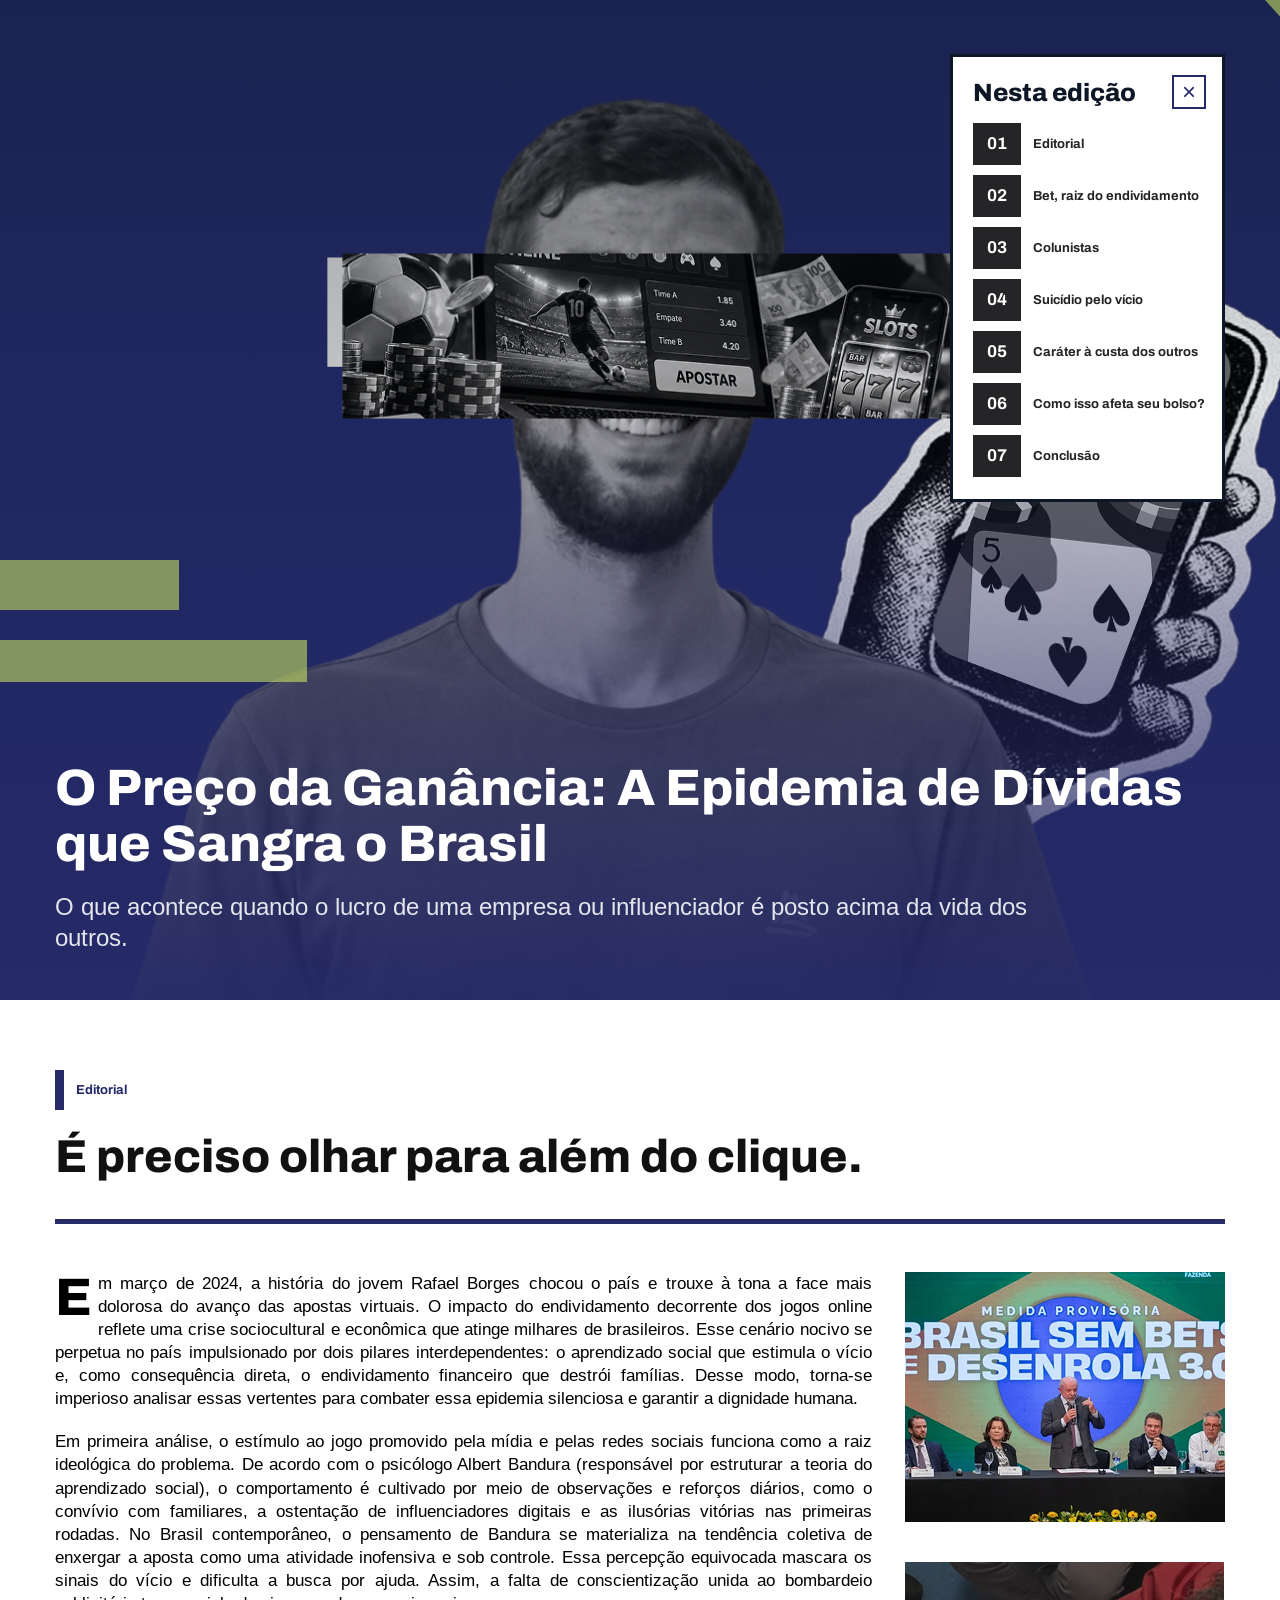
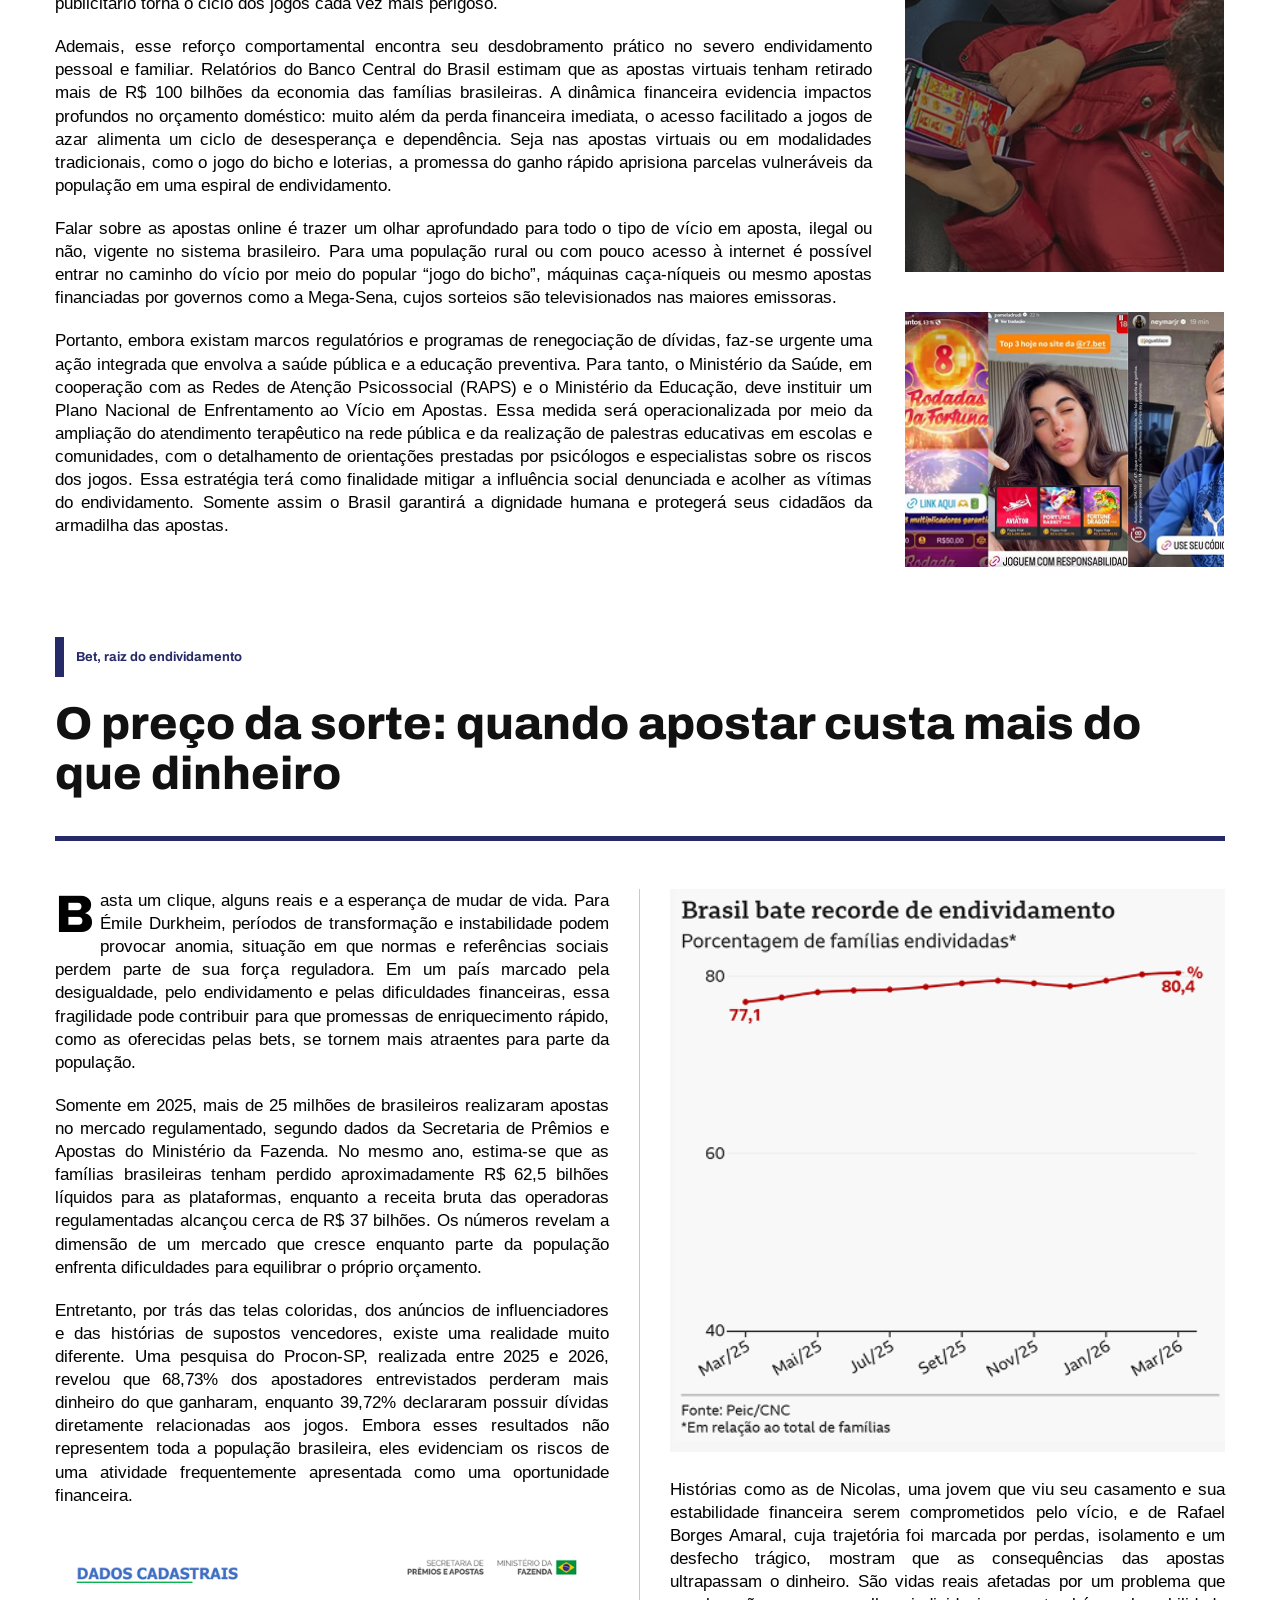
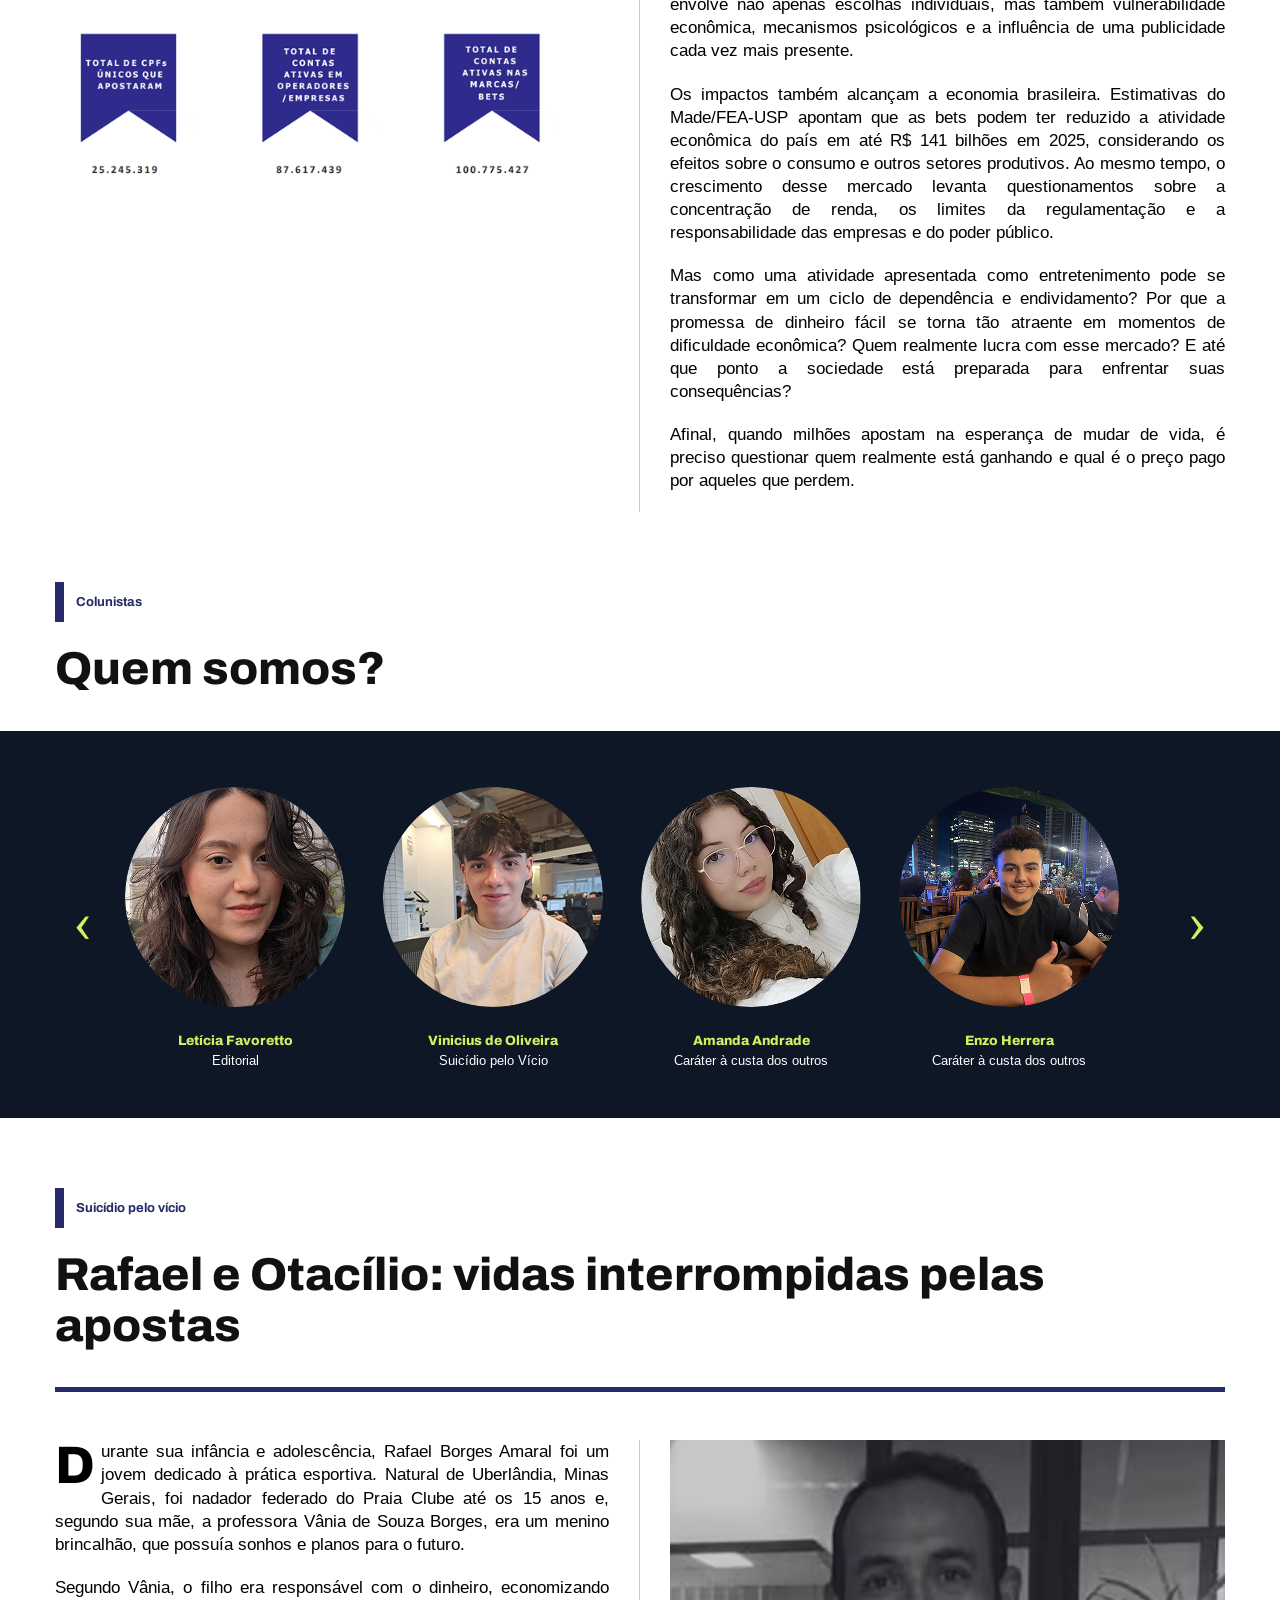
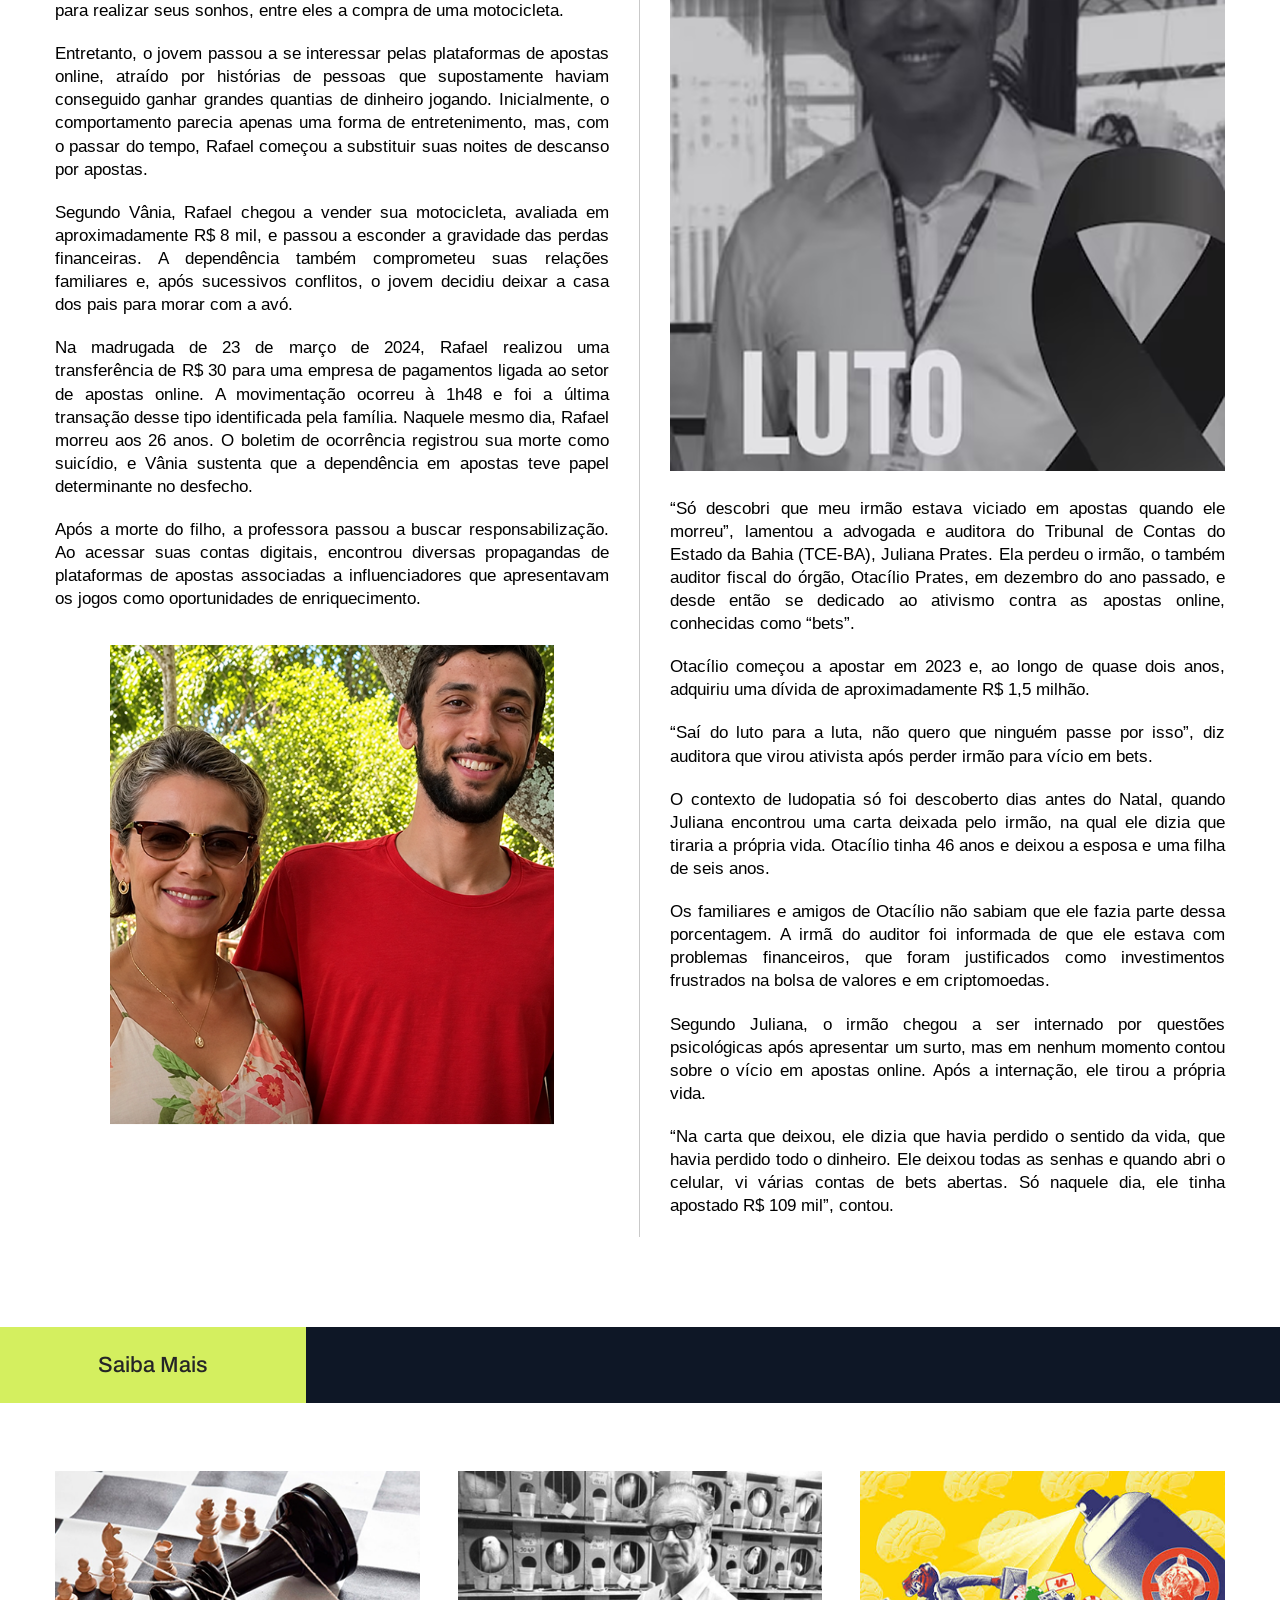
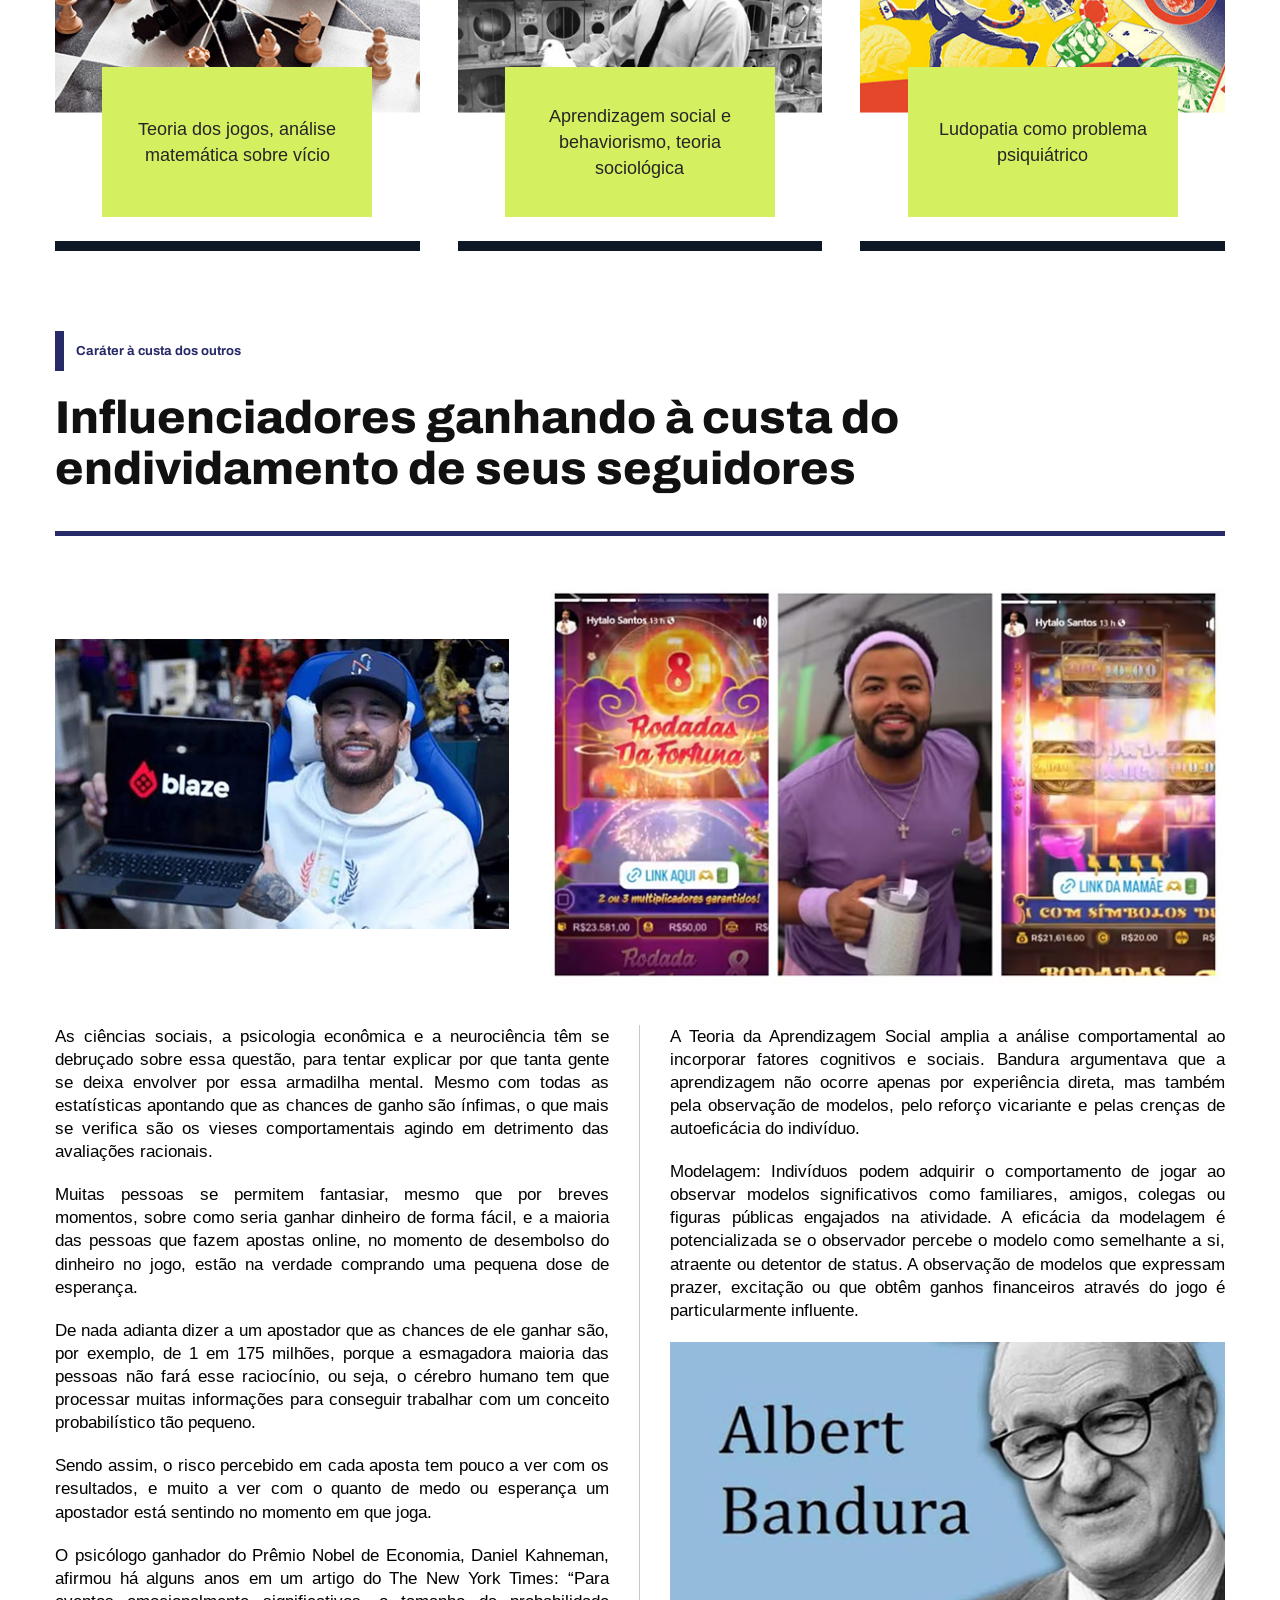
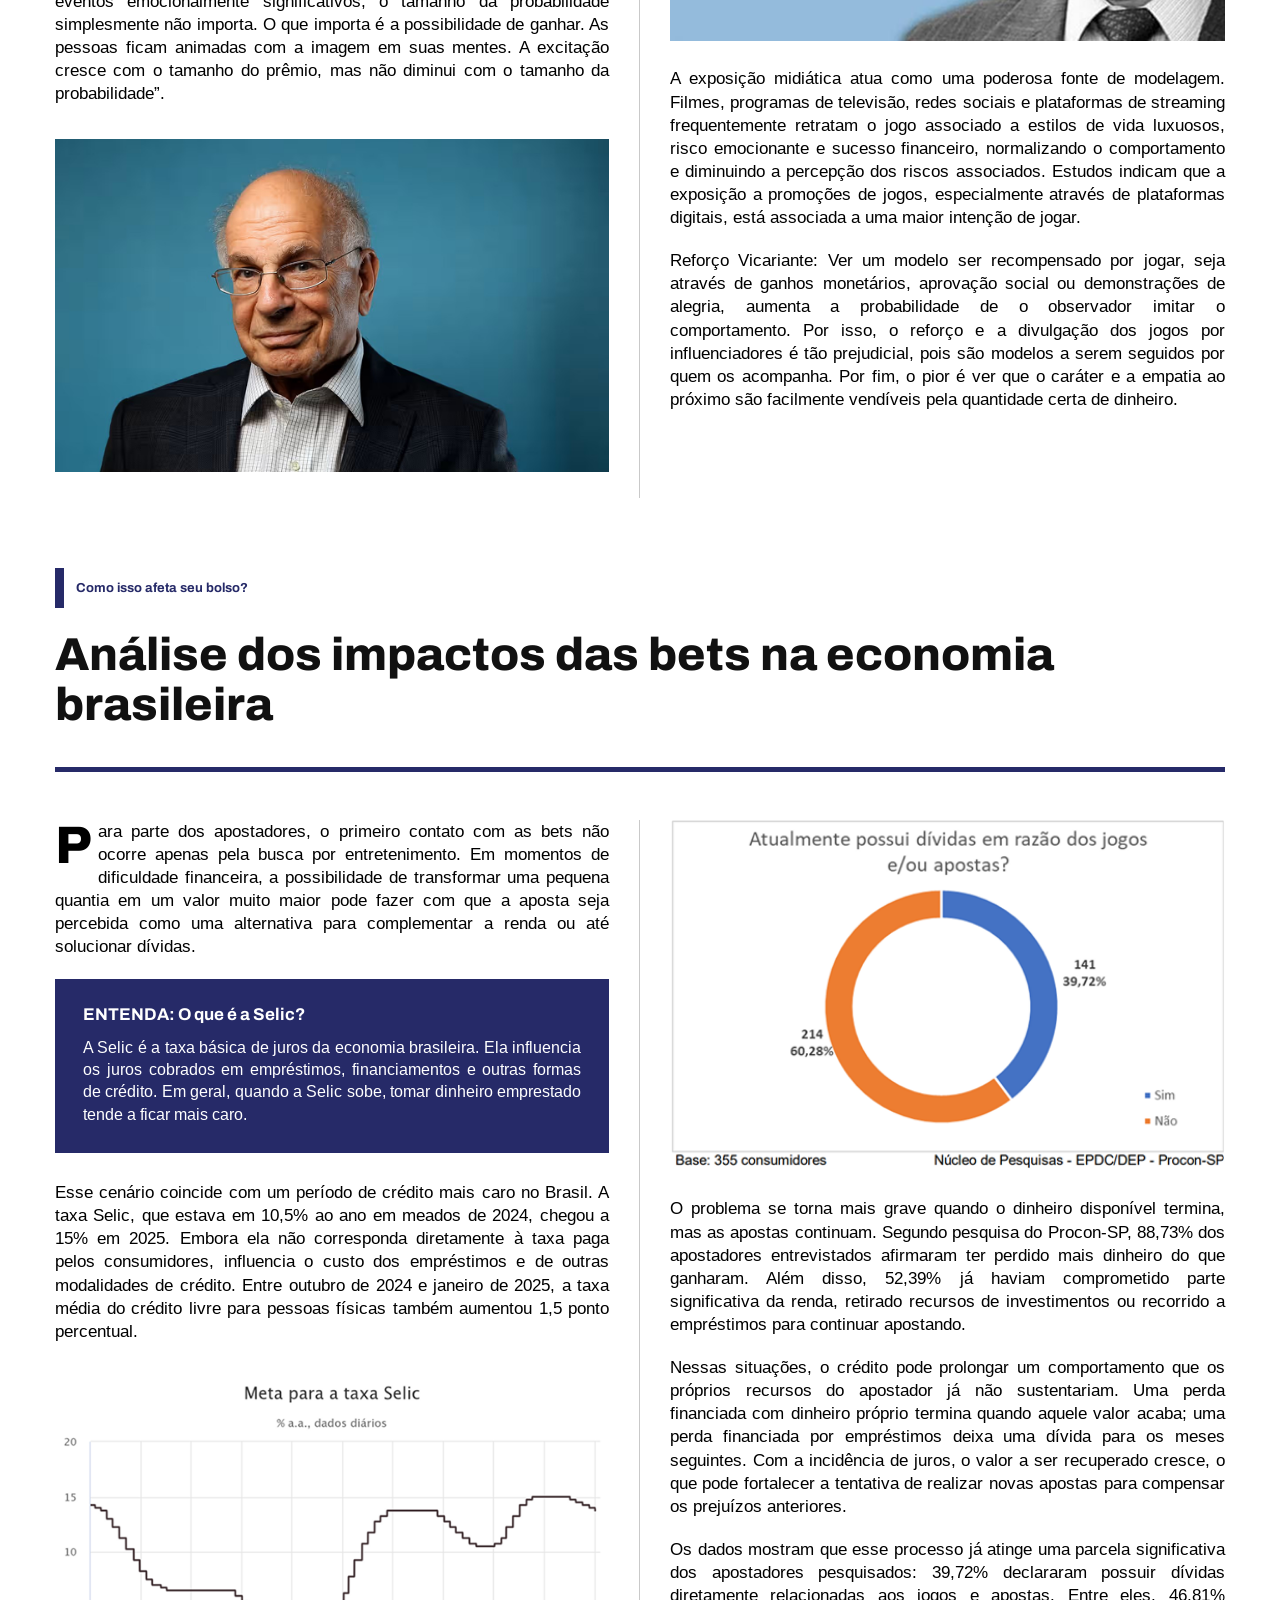
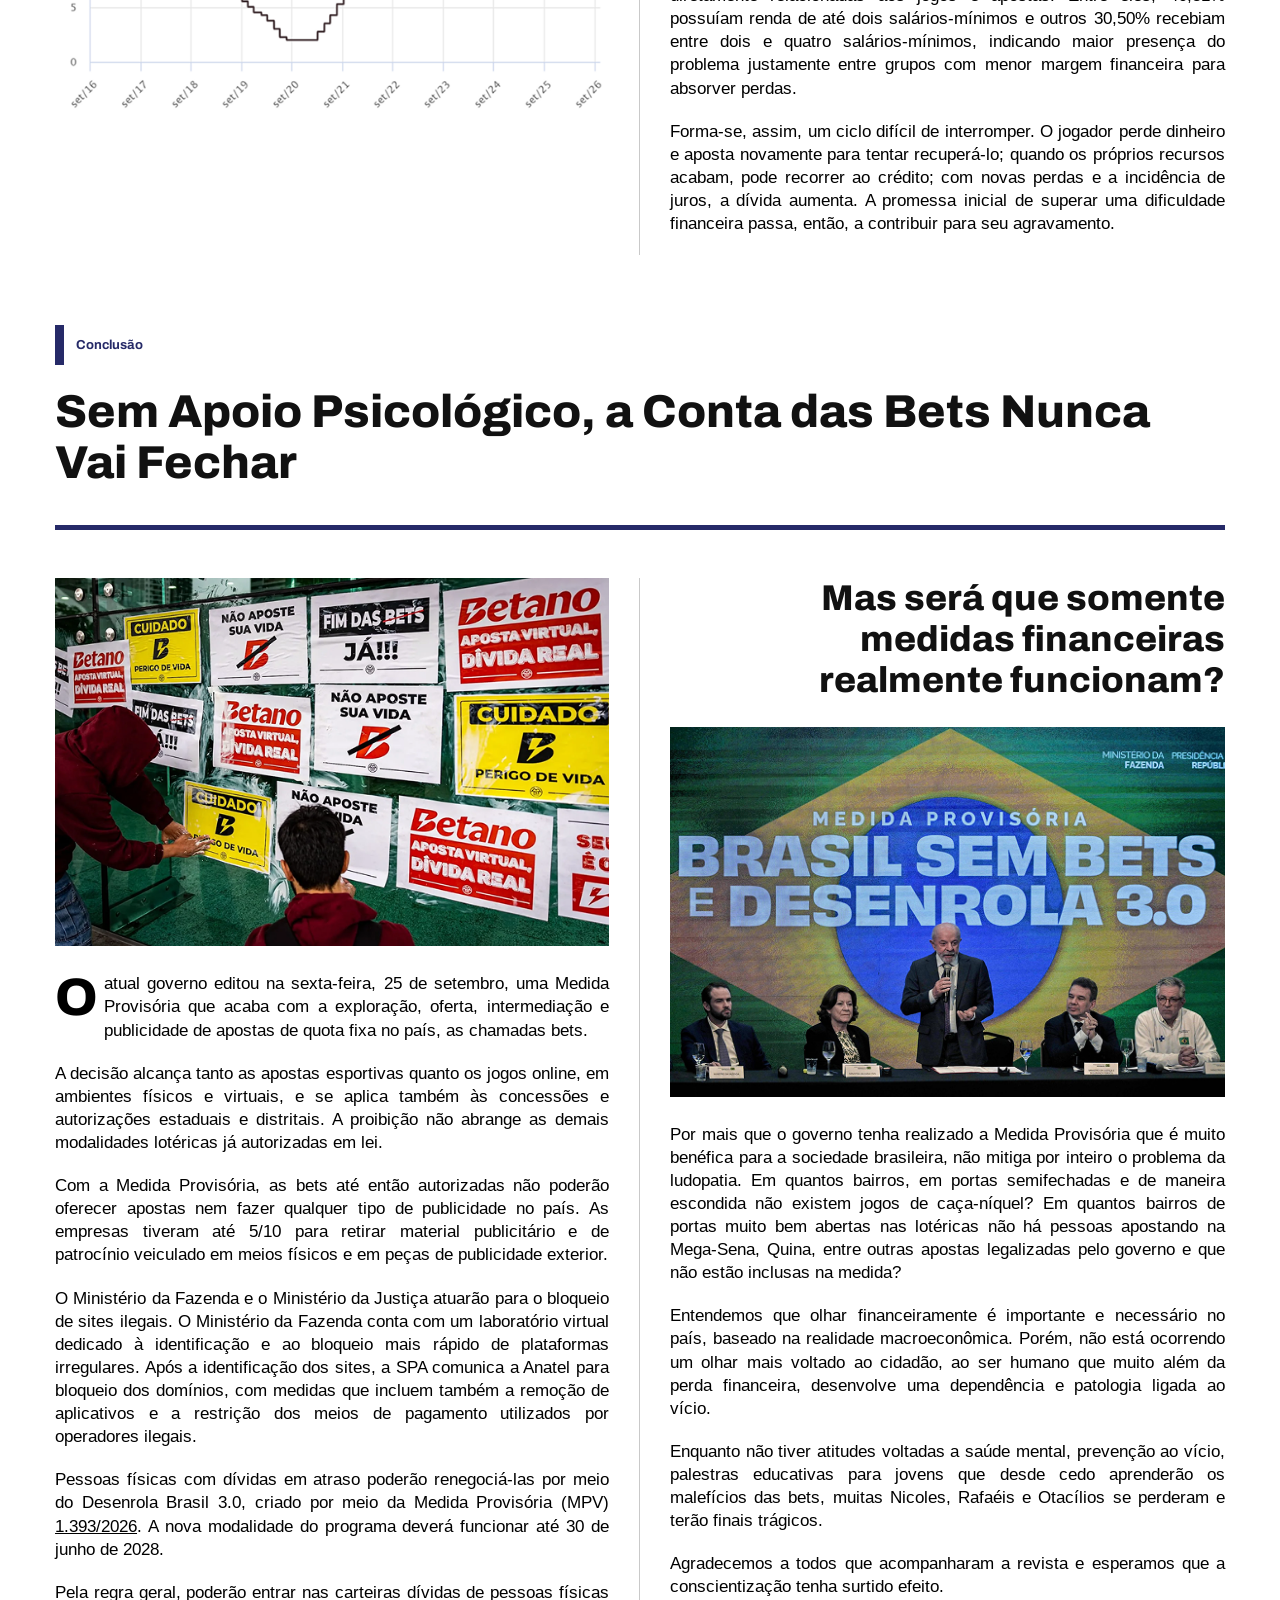
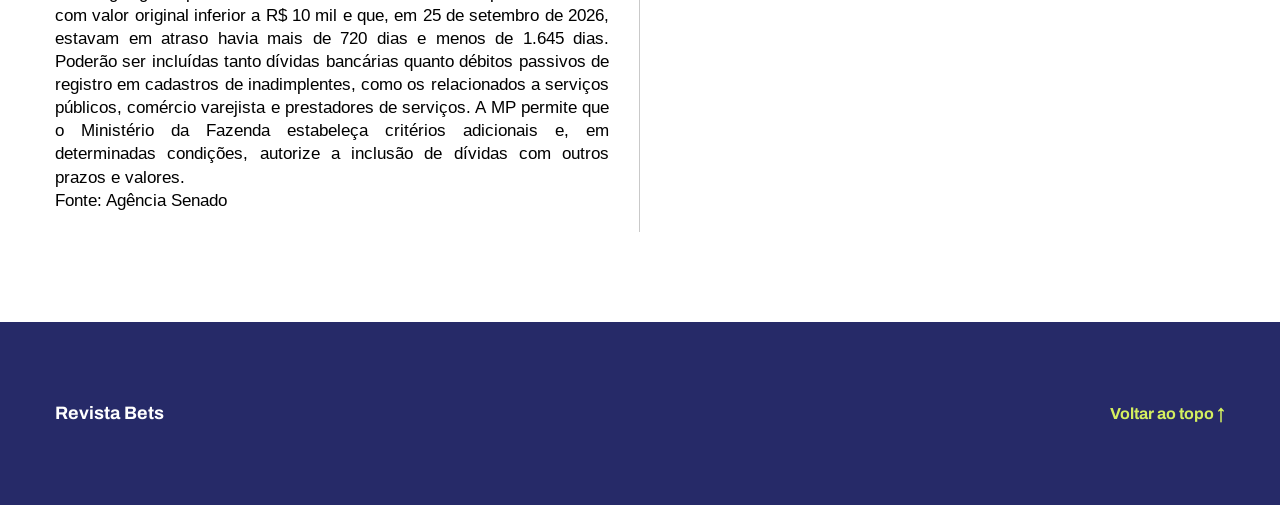
<file: index.html>
<!DOCTYPE html>
<html lang="pt-BR">
<head>
<meta charset="utf-8">
<meta name="viewport" content="width=device-width, initial-scale=1">
<title>Revista Bets — O Preço da Ganância</title>
<link rel="preconnect" href="https://fonts.googleapis.com">
<link rel="preconnect" href="https://fonts.gstatic.com" crossorigin>
<link href="https://fonts.googleapis.com/css2?family=Archivo:wght@300;500;700;800&family=Arimo:wght@400;700&display=swap" rel="stylesheet">
<link rel="stylesheet" href="style.css">
<script>
/* Imagem ainda não colocada? Mostra o padrão (imagens/placeholder.svg).
   Para trocar: salve a foto em /imagens com o MESMO nome do src e pronto. */
window.addEventListener('error', function (e) {
  var t = e.target;
  if (t && t.tagName === 'IMG' && !t.dataset.ph) {
    t.dataset.ph = '1';
    t.src = 'imagens/placeholder.svg';
  }
}, true);

/* No celular o menu "Nesta edição" começa recolhido */
document.addEventListener('DOMContentLoaded', function () {
  if (window.innerWidth < 900) document.getElementById('menu').classList.add('fechado');
  document.querySelectorAll('#menu a').forEach(function (a) {
    a.addEventListener('click', function () { if (window.innerWidth < 900) document.getElementById('menu').classList.add('fechado'); });
  });
});
</script>
</head>
<body>
<div class="pagina">

  <!-- ================= HERO ================= -->
  <header class="hero" id="topo">
    <img class="hero__foto" src="imagens/hero-fundo.png" alt="">
    <div class="hero__degrade"></div>
    <div class="hero__diagonal"></div>
    <div class="hero__barra hero__barra--1"></div>
    <div class="hero__barra hero__barra--2"></div>

    <nav class="menu-edicao" id="menu" aria-label="Nesta edição">
      <div class="menu-edicao__topo">
        <h2>Nesta edição</h2>
        <button class="menu-edicao__x" type="button" aria-label="Abrir ou fechar menu" onclick="document.getElementById('menu').classList.toggle('fechado')"><i></i><i></i><i></i><span>×</span></button>
      </div>
      <ol>
        <li><a href="#editorial"><b>01</b>Editorial</a></li>
        <li><a href="#bet-raiz"><b>02</b>Bet, raiz do endividamento</a></li>
        <li><a href="#colunistas"><b>03</b>Colunistas</a></li>
        <li><a href="#suicidio"><b>04</b>Suicídio pelo vício</a></li>
        <li><a href="#carater"><b>05</b>Caráter à custa dos outros</a></li>
        <li><a href="#bolso"><b>06</b>Como isso afeta seu bolso?</a></li>
        <li><a href="#conclusao"><b>07</b>Conclusão</a></li>
      </ol>
    </nav>

    <div class="hero__texto">
      <h1>O Preço da Ganância: A Epidemia de Dívidas que Sangra o Brasil</h1>
      <p>O que acontece quando o lucro de uma empresa ou influenciador é posto acima da vida dos outros.</p>
    </div>
  </header>

  <main class="conteudo">

    <!-- ================= 01 EDITORIAL ================= -->
    <section class="secao" id="editorial">
      <div class="selo"><span>Editorial</span></div>
      <h2 class="titulo">É preciso olhar para além do clique.</h2>

      <div class="com-lateral">
        <div class="texto">
          <p class="capitular">Em março de 2024, a história do jovem Rafael Borges chocou o país e trouxe à tona a face mais dolorosa do avanço das apostas virtuais. O impacto do endividamento decorrente dos jogos online reflete uma crise sociocultural e econômica que atinge milhares de brasileiros. Esse cenário nocivo se perpetua no país impulsionado por dois pilares interdependentes: o aprendizado social que estimula o vício e, como consequência direta, o endividamento financeiro que destrói famílias. Desse modo, torna-se imperioso analisar essas vertentes para combater essa epidemia silenciosa e garantir a dignidade humana.</p>
          <p>Em primeira análise, o estímulo ao jogo promovido pela mídia e pelas redes sociais funciona como a raiz ideológica do problema. De acordo com o psicólogo Albert Bandura (responsável por estruturar a teoria do aprendizado social), o comportamento é cultivado por meio de observações e reforços diários, como o convívio com familiares, a ostentação de influenciadores digitais e as ilusórias vitórias nas primeiras rodadas. No Brasil contemporâneo, o pensamento de Bandura se materializa na tendência coletiva de enxergar a aposta como uma atividade inofensiva e sob controle. Essa percepção equivocada mascara os sinais do vício e dificulta a busca por ajuda. Assim, a falta de conscientização unida ao bombardeio publicitário torna o ciclo dos jogos cada vez mais perigoso.</p>
          <p>Ademais, esse reforço comportamental encontra seu desdobramento prático no severo endividamento pessoal e familiar. Relatórios do Banco Central do Brasil estimam que as apostas virtuais tenham retirado mais de R$ 100 bilhões da economia das famílias brasileiras. A dinâmica financeira evidencia impactos profundos no orçamento doméstico: muito além da perda financeira imediata, o acesso facilitado a jogos de azar alimenta um ciclo de desesperança e dependência. Seja nas apostas virtuais ou em modalidades tradicionais, como o jogo do bicho e loterias, a promessa do ganho rápido aprisiona parcelas vulneráveis da população em uma espiral de endividamento.</p>
          <p>Falar sobre as apostas online é trazer um olhar aprofundado para todo o tipo de vício em aposta, ilegal ou não, vigente no sistema brasileiro. Para uma população rural ou com pouco acesso à internet é possível entrar no caminho do vício por meio do popular “jogo do bicho”, máquinas caça-níqueis ou mesmo apostas financiadas por governos como a Mega-Sena, cujos sorteios são televisionados nas maiores emissoras.</p>
          <p>Portanto, embora existam marcos regulatórios e programas de renegociação de dívidas, faz-se urgente uma ação integrada que envolva a saúde pública e a educação preventiva. Para tanto, o Ministério da Saúde, em cooperação com as Redes de Atenção Psicossocial (RAPS) e o Ministério da Educação, deve instituir um Plano Nacional de Enfrentamento ao Vício em Apostas. Essa medida será operacionalizada por meio da ampliação do atendimento terapêutico na rede pública e da realização de palestras educativas em escolas e comunidades, com o detalhamento de orientações prestadas por psicólogos e especialistas sobre os riscos dos jogos. Essa estratégia terá como finalidade mitigar a influência social denunciada e acolher as vítimas do endividamento. Somente assim o Brasil garantirá a dignidade humana e protegerá seus cidadãos da armadilha das apostas.</p>
        </div>
        <aside class="lateral">
          <img src="imagens/editorial-1.png" alt="" style="aspect-ratio:320/250">
          <img src="imagens/editorial-2.png" alt="" style="aspect-ratio:320/310">
          <img src="imagens/editorial-3.png" alt="" style="aspect-ratio:320/255">
        </aside>
      </div>
    </section>

    <!-- ================= 02 BET, RAIZ DO ENDIVIDAMENTO ================= -->
    <section class="secao" id="bet-raiz">
      <div class="selo"><span>Bet, raiz do endividamento</span></div>
      <h2 class="titulo">O preço da sorte: quando apostar custa mais do que dinheiro</h2>

      <div class="duas-colunas">
        <div class="col texto">
          <p class="capitular">Basta um clique, alguns reais e a esperança de mudar de vida. Para Émile Durkheim, períodos de transformação e instabilidade podem provocar anomia, situação em que normas e referências sociais perdem parte de sua força reguladora. Em um país marcado pela desigualdade, pelo endividamento e pelas dificuldades financeiras, essa fragilidade pode contribuir para que promessas de enriquecimento rápido, como as oferecidas pelas bets, se tornem mais atraentes para parte da população.</p>
          <p>Somente em 2025, mais de 25 milhões de brasileiros realizaram apostas no mercado regulamentado, segundo dados da Secretaria de Prêmios e Apostas do Ministério da Fazenda. No mesmo ano, estima-se que as famílias brasileiras tenham perdido aproximadamente R$ 62,5 bilhões líquidos para as plataformas, enquanto a receita bruta das operadoras regulamentadas alcançou cerca de R$ 37 bilhões. Os números revelam a dimensão de um mercado que cresce enquanto parte da população enfrenta dificuldades para equilibrar o próprio orçamento.</p>
          <p>Entretanto, por trás das telas coloridas, dos anúncios de influenciadores e das histórias de supostos vencedores, existe uma realidade muito diferente. Uma pesquisa do Procon-SP, realizada entre 2025 e 2026, revelou que 68,73% dos apostadores entrevistados perderam mais dinheiro do que ganharam, enquanto 39,72% declararam possuir dívidas diretamente relacionadas aos jogos. Embora esses resultados não representem toda a população brasileira, eles evidenciam os riscos de uma atividade frequentemente apresentada como uma oportunidade financeira.</p>
          <figure class="fig" style="margin-top:34px">
            <img src="imagens/dados-cadastrais.png" alt="Dados cadastrais: total de CPFs únicos que apostaram, contas ativas em operadores e contas ativas nas marcas/bets">
          </figure>
        </div>
        <div class="col texto">
          <figure class="fig">
            <img src="imagens/grafico-endividamento.png" alt="Gráfico: Brasil bate recorde de endividamento">
          </figure>
          <p>Histórias como as de Nicolas, uma jovem que viu seu casamento e sua estabilidade financeira serem comprometidos pelo vício, e de Rafael Borges Amaral, cuja trajetória foi marcada por perdas, isolamento e um desfecho trágico, mostram que as consequências das apostas ultrapassam o dinheiro. São vidas reais afetadas por um problema que envolve não apenas escolhas individuais, mas também vulnerabilidade econômica, mecanismos psicológicos e a influência de uma publicidade cada vez mais presente.</p>
          <p>Os impactos também alcançam a economia brasileira. Estimativas do Made/FEA-USP apontam que as bets podem ter reduzido a atividade econômica do país em até R$ 141 bilhões em 2025, considerando os efeitos sobre o consumo e outros setores produtivos. Ao mesmo tempo, o crescimento desse mercado levanta questionamentos sobre a concentração de renda, os limites da regulamentação e a responsabilidade das empresas e do poder público.</p>
          <p>Mas como uma atividade apresentada como entretenimento pode se transformar em um ciclo de dependência e endividamento? Por que a promessa de dinheiro fácil se torna tão atraente em momentos de dificuldade econômica? Quem realmente lucra com esse mercado? E até que ponto a sociedade está preparada para enfrentar suas consequências?</p>
          <p>Afinal, quando milhões apostam na esperança de mudar de vida, é preciso questionar quem realmente está ganhando e qual é o preço pago por aqueles que perdem.</p>
        </div>
      </div>
    </section>

    <!-- ================= 03 COLUNISTAS ================= -->
    <section class="secao" id="colunistas">
      <div class="selo"><span>Colunistas</span></div>
      <h2 class="titulo titulo--sem-fio">Quem somos?</h2>
    </section>
  </main>

  <div class="equipe">
    <div class="conteudo equipe__trilho">
      <button class="equipe__seta" type="button" aria-label="Anterior" onclick="document.getElementById('equipe').scrollBy({left:-258,behavior:'smooth'})">‹</button>
      <div class="equipe__lista" id="equipe">
        <div class="integrante"><img src="imagens/leticia.png" alt="Letícia Favoretto"><strong>Letícia Favoretto</strong><span>Editorial</span></div>
        <div class="integrante"><img src="imagens/equipe-vinicius.png" alt="Vinicius de Oliveira"><strong>Vinicius de Oliveira</strong><span>Suicídio pelo Vício</span></div>
        <div class="integrante"><img src="imagens/equipe-amanda.png" alt="Amanda Andrade"><strong>Amanda Andrade</strong><span>Caráter à custa dos outros</span></div>
        <div class="integrante"><img src="imagens/equipe-enzo.png" alt="Enzo Herrera"><strong>Enzo Herrera</strong><span>Caráter à custa dos outros</span></div>
        <div class="integrante"><img src="imagens/equipe-luis.png" alt="Luis H."><strong>Luis H.</strong><span>Como isso afeta seu bolso?</span></div>
        <div class="integrante"><img src="imagens/equipe-matheus.png" alt="Matheus Fazan" style="object-position:50% 40%"><strong>Matheus Fazan</strong><span>Colunista</span></div>
      </div>
      <button class="equipe__seta" type="button" aria-label="Próximo" onclick="document.getElementById('equipe').scrollBy({left:258,behavior:'smooth'})">›</button>
    </div>
  </div>

  <main class="conteudo">

    <!-- ================= 04 SUICÍDIO PELO VÍCIO ================= -->
    <section class="secao" id="suicidio">
      <div class="selo"><span>Suicídio pelo vício</span></div>
      <h2 class="titulo">Rafael e Otacílio: vidas interrompidas pelas apostas</h2>

      <div class="duas-colunas">
        <div class="col texto">
          <p class="capitular">Durante sua infância e adolescência, Rafael Borges Amaral foi um jovem dedicado à prática esportiva. Natural de Uberlândia, Minas Gerais, foi nadador federado do Praia Clube até os 15 anos e, segundo sua mãe, a professora Vânia de Souza Borges, era um menino brincalhão, que possuía sonhos e planos para o futuro.</p>
          <p>Segundo Vânia, o filho era responsável com o dinheiro, economizando para realizar seus sonhos, entre eles a compra de uma motocicleta.</p>
          <p>Entretanto, o jovem passou a se interessar pelas plataformas de apostas online, atraído por histórias de pessoas que supostamente haviam conseguido ganhar grandes quantias de dinheiro jogando. Inicialmente, o comportamento parecia apenas uma forma de entretenimento, mas, com o passar do tempo, Rafael começou a substituir suas noites de descanso por apostas.</p>
          <p>Segundo Vânia, Rafael chegou a vender sua motocicleta, avaliada em aproximadamente R$ 8 mil, e passou a esconder a gravidade das perdas financeiras. A dependência também comprometeu suas relações familiares e, após sucessivos conflitos, o jovem decidiu deixar a casa dos pais para morar com a avó.</p>
          <p>Na madrugada de 23 de março de 2024, Rafael realizou uma transferência de R$ 30 para uma empresa de pagamentos ligada ao setor de apostas online. A movimentação ocorreu à 1h48 e foi a última transação desse tipo identificada pela família. Naquele mesmo dia, Rafael morreu aos 26 anos. O boletim de ocorrência registrou sua morte como suicídio, e Vânia sustenta que a dependência em apostas teve papel determinante no desfecho.</p>
          <p>Após a morte do filho, a professora passou a buscar responsabilização. Ao acessar suas contas digitais, encontrou diversas propagandas de plataformas de apostas associadas a influenciadores que apresentavam os jogos como oportunidades de enriquecimento.</p>
          <figure class="fig" style="width:80%;margin:34px auto 0">
            <img src="imagens/rafael-otacilio.png" alt="">
          </figure>
        </div>
        <div class="col texto">
          <figure class="fig">
            <img src="imagens/luto-otacilio.png" alt="Luto">
          </figure>
          <p>“Só descobri que meu irmão estava viciado em apostas quando ele morreu”, lamentou a advogada e auditora do Tribunal de Contas do Estado da Bahia (TCE-BA), Juliana Prates. Ela perdeu o irmão, o também auditor fiscal do órgão, Otacílio Prates, em dezembro do ano passado, e desde então se dedicado ao ativismo contra as apostas online, conhecidas como “bets”.</p>
          <p>Otacílio começou a apostar em 2023 e, ao longo de quase dois anos, adquiriu uma dívida de aproximadamente R$ 1,5 milhão.</p>
          <p>“Saí do luto para a luta, não quero que ninguém passe por isso”, diz auditora que virou ativista após perder irmão para vício em bets.</p>
          <p>O contexto de ludopatia só foi descoberto dias antes do Natal, quando Juliana encontrou uma carta deixada pelo irmão, na qual ele dizia que tiraria a própria vida. Otacílio tinha 46 anos e deixou a esposa e uma filha de seis anos.</p>
          <p>Os familiares e amigos de Otacílio não sabiam que ele fazia parte dessa porcentagem. A irmã do auditor foi informada de que ele estava com problemas financeiros, que foram justificados como investimentos frustrados na bolsa de valores e em criptomoedas.</p>
          <p>Segundo Juliana, o irmão chegou a ser internado por questões psicológicas após apresentar um surto, mas em nenhum momento contou sobre o vício em apostas online. Após a internação, ele tirou a própria vida.</p>
          <p>“Na carta que deixou, ele dizia que havia perdido o sentido da vida, que havia perdido todo o dinheiro. Ele deixou todas as senhas e quando abri o celular, vi várias contas de bets abertas. Só naquele dia, ele tinha apostado R$ 109 mil”, contou.</p>
        </div>
      </div>
    </section>
  </main>

  <!-- ================= SAIBA MAIS ================= -->
  <section class="saiba" id="saiba-mais">
    <div class="saiba__faixa"><span>Saiba Mais</span></div>
    <div class="saiba__cartoes">
      <a class="cartao" href="saiba-mais/saiba-mais-01.html">
        <img src="imagens/saiba-1.png" alt="">
        <div class="cartao__legenda">Teoria dos jogos, análise matemática sobre vício</div>
      </a>
      <a class="cartao" href="saiba-mais/saiba-mais-02.html">
        <img src="imagens/saiba-2.png" alt="">
        <div class="cartao__legenda">Aprendizagem social e behaviorismo, teoria sociológica</div>
      </a>
      <a class="cartao" href="saiba-mais/saiba-mais-03.html">
        <img src="imagens/saiba-3.png" alt="">
        <div class="cartao__legenda">Ludopatia como problema psiquiátrico</div>
      </a>
    </div>
  </section>

  <main class="conteudo">

    <!-- ================= 05 CARÁTER À CUSTA DOS OUTROS ================= -->
    <section class="secao" id="carater" style="padding-top:80px">
      <div class="selo"><span>Caráter à custa dos outros</span></div>
      <h2 class="titulo">Influenciadores ganhando à custa do endividamento de seus seguidores</h2>

      <div class="galeria">
        <img src="imagens/influenciadores-1.png" alt="">
        <img src="imagens/influenciadores-2.png" alt="">
      </div>

      <div class="duas-colunas" style="margin-top:40px">
        <div class="col texto">
          <p>As ciências sociais, a psicologia econômica e a neurociência têm se debruçado sobre essa questão, para tentar explicar por que tanta gente se deixa envolver por essa armadilha mental. Mesmo com todas as estatísticas apontando que as chances de ganho são ínfimas, o que mais se verifica são os vieses comportamentais agindo em detrimento das avaliações racionais.</p>
          <p>Muitas pessoas se permitem fantasiar, mesmo que por breves momentos, sobre como seria ganhar dinheiro de forma fácil, e a maioria das pessoas que fazem apostas online, no momento de desembolso do dinheiro no jogo, estão na verdade comprando uma pequena dose de esperança.</p>
          <p>De nada adianta dizer a um apostador que as chances de ele ganhar são, por exemplo, de 1 em 175 milhões, porque a esmagadora maioria das pessoas não fará esse raciocínio, ou seja, o cérebro humano tem que processar muitas informações para conseguir trabalhar com um conceito probabilístico tão pequeno.</p>
          <p>Sendo assim, o risco percebido em cada aposta tem pouco a ver com os resultados, e muito a ver com o quanto de medo ou esperança um apostador está sentindo no momento em que joga.</p>
          <p>O psicólogo ganhador do Prêmio Nobel de Economia, Daniel Kahneman, afirmou há alguns anos em um artigo do The New York Times: “Para eventos emocionalmente significativos, o tamanho da probabilidade simplesmente não importa. O que importa é a possibilidade de ganhar. As pessoas ficam animadas com a imagem em suas mentes. A excitação cresce com o tamanho do prêmio, mas não diminui com o tamanho da probabilidade”.</p>
          <figure class="fig" style="margin-top:34px">
            <img src="imagens/kahneman.png" alt="Daniel Kahneman">
          </figure>
        </div>
        <div class="col texto">
          <p>A Teoria da Aprendizagem Social amplia a análise comportamental ao incorporar fatores cognitivos e sociais. Bandura argumentava que a aprendizagem não ocorre apenas por experiência direta, mas também pela observação de modelos, pelo reforço vicariante e pelas crenças de autoeficácia do indivíduo.</p>
          <p>Modelagem: Indivíduos podem adquirir o comportamento de jogar ao observar modelos significativos como familiares, amigos, colegas ou figuras públicas engajados na atividade. A eficácia da modelagem é potencializada se o observador percebe o modelo como semelhante a si, atraente ou detentor de status. A observação de modelos que expressam prazer, excitação ou que obtêm ganhos financeiros através do jogo é particularmente influente.</p>
          <figure class="fig">
            <img src="imagens/bandura.png" alt="Albert Bandura">
          </figure>
          <p>A exposição midiática atua como uma poderosa fonte de modelagem. Filmes, programas de televisão, redes sociais e plataformas de streaming frequentemente retratam o jogo associado a estilos de vida luxuosos, risco emocionante e sucesso financeiro, normalizando o comportamento e diminuindo a percepção dos riscos associados. Estudos indicam que a exposição a promoções de jogos, especialmente através de plataformas digitais, está associada a uma maior intenção de jogar.</p>
          <p>Reforço Vicariante: Ver um modelo ser recompensado por jogar, seja através de ganhos monetários, aprovação social ou demonstrações de alegria, aumenta a probabilidade de o observador imitar o comportamento. Por isso, o reforço e a divulgação dos jogos por influenciadores é tão prejudicial, pois são modelos a serem seguidos por quem os acompanha. Por fim, o pior é ver que o caráter e a empatia ao próximo são facilmente vendíveis pela quantidade certa de dinheiro.</p>
        </div>
      </div>
    </section>

    <!-- ================= 06 COMO ISSO AFETA SEU BOLSO? ================= -->
    <section class="secao" id="bolso">
      <div class="selo"><span>Como isso afeta seu bolso?</span></div>
      <h2 class="titulo">Análise dos impactos das bets na economia brasileira</h2>

      <div class="duas-colunas">
        <div class="col texto">
          <p class="capitular">Para parte dos apostadores, o primeiro contato com as bets não ocorre apenas pela busca por entretenimento. Em momentos de dificuldade financeira, a possibilidade de transformar uma pequena quantia em um valor muito maior pode fazer com que a aposta seja percebida como uma alternativa para complementar a renda ou até solucionar dívidas.</p>
          <div class="destaque">
            <h3>ENTENDA: O que é a Selic?</h3>
            <p>A Selic é a taxa básica de juros da economia brasileira. Ela influencia os juros cobrados em empréstimos, financiamentos e outras formas de crédito. Em geral, quando a Selic sobe, tomar dinheiro emprestado tende a ficar mais caro.</p>
          </div>
          <p>Esse cenário coincide com um período de crédito mais caro no Brasil. A taxa Selic, que estava em 10,5% ao ano em meados de 2024, chegou a 15% em 2025. Embora ela não corresponda diretamente à taxa paga pelos consumidores, influencia o custo dos empréstimos e de outras modalidades de crédito. Entre outubro de 2024 e janeiro de 2025, a taxa média do crédito livre para pessoas físicas também aumentou 1,5 ponto percentual.</p>
          <figure class="fig" style="margin-top:34px">
            <img src="imagens/grafico-selic.png" alt="Gráfico: Meta para a taxa Selic">
          </figure>
        </div>
        <div class="col texto">
          <figure class="fig">
            <img src="imagens/grafico-rosca.png" alt="Gráfico: atualmente possui dívidas em razão dos jogos e/ou apostas?">
          </figure>
          <p>O problema se torna mais grave quando o dinheiro disponível termina, mas as apostas continuam. Segundo pesquisa do Procon-SP, 88,73% dos apostadores entrevistados afirmaram ter perdido mais dinheiro do que ganharam. Além disso, 52,39% já haviam comprometido parte significativa da renda, retirado recursos de investimentos ou recorrido a empréstimos para continuar apostando.</p>
          <p>Nessas situações, o crédito pode prolongar um comportamento que os próprios recursos do apostador já não sustentariam. Uma perda financiada com dinheiro próprio termina quando aquele valor acaba; uma perda financiada por empréstimos deixa uma dívida para os meses seguintes. Com a incidência de juros, o valor a ser recuperado cresce, o que pode fortalecer a tentativa de realizar novas apostas para compensar os prejuízos anteriores.</p>
          <p>Os dados mostram que esse processo já atinge uma parcela significativa dos apostadores pesquisados: 39,72% declararam possuir dívidas diretamente relacionadas aos jogos e apostas. Entre eles, 46,81% possuíam renda de até dois salários-mínimos e outros 30,50% recebiam entre dois e quatro salários-mínimos, indicando maior presença do problema justamente entre grupos com menor margem financeira para absorver perdas.</p>
          <p>Forma-se, assim, um ciclo difícil de interromper. O jogador perde dinheiro e aposta novamente para tentar recuperá-lo; quando os próprios recursos acabam, pode recorrer ao crédito; com novas perdas e a incidência de juros, a dívida aumenta. A promessa inicial de superar uma dificuldade financeira passa, então, a contribuir para seu agravamento.</p>
        </div>
      </div>
    </section>

    <!-- ================= 07 CONCLUSÃO ================= -->
    <section class="secao" id="conclusao">
      <div class="selo"><span>Conclusão</span></div>
      <h2 class="titulo">Sem Apoio Psicológico, a Conta das Bets Nunca Vai Fechar</h2>

      <div class="duas-colunas">
        <div class="col texto">
          <figure class="fig">
            <img src="imagens/cartazes.png" alt="Cartazes contra as bets">
          </figure>
          <p class="capitular">O atual governo editou na sexta-feira, 25 de setembro, uma Medida Provisória que acaba com a exploração, oferta, intermediação e publicidade de apostas de quota fixa no país, as chamadas bets.</p>
          <p>A decisão alcança tanto as apostas esportivas quanto os jogos online, em ambientes físicos e virtuais, e se aplica também às concessões e autorizações estaduais e distritais. A proibição não abrange as demais modalidades lotéricas já autorizadas em lei.</p>
          <p>Com a Medida Provisória, as bets até então autorizadas não poderão oferecer apostas nem fazer qualquer tipo de publicidade no país. As empresas tiveram até 5/10 para retirar material publicitário e de patrocínio veiculado em meios físicos e em peças de publicidade exterior.</p>
          <p>O Ministério da Fazenda e o Ministério da Justiça atuarão para o bloqueio de sites ilegais. O Ministério da Fazenda conta com um laboratório virtual dedicado à identificação e ao bloqueio mais rápido de plataformas irregulares. Após a identificação dos sites, a SPA comunica a Anatel para bloqueio dos domínios, com medidas que incluem também a remoção de aplicativos e a restrição dos meios de pagamento utilizados por operadores ilegais.</p>
          <p>Pessoas físicas com dívidas em atraso poderão renegociá-las por meio do Desenrola Brasil 3.0, criado por meio da Medida Provisória (MPV) <u>1.393/2026</u>. A nova modalidade do programa deverá funcionar até 30 de junho de 2028.</p>
          <p>Pela regra geral, poderão entrar nas carteiras dívidas de pessoas físicas com valor original inferior a R$ 10 mil e que, em 25 de setembro de 2026, estavam em atraso havia mais de 720 dias e menos de 1.645 dias. Poderão ser incluídas tanto dívidas bancárias quanto débitos passivos de registro em cadastros de inadimplentes, como os relacionados a serviços públicos, comércio varejista e prestadores de serviços. A MP permite que o Ministério da Fazenda estabeleça critérios adicionais e, em determinadas condições, autorize a inclusão de dívidas com outros prazos e valores.<br>Fonte: Agência Senado</p>
        </div>
        <div class="col texto">
          <h3 class="conclusao-titulo" style="text-align:right">Mas será que somente medidas financeiras realmente funcionam?</h3>
          <figure class="fig">
            <img src="imagens/medida-provisoria.png" alt="Brasil sem bets">
          </figure>
          <p>Por mais que o governo tenha realizado a Medida Provisória que é muito benéfica para a sociedade brasileira, não mitiga por inteiro o problema da ludopatia. Em quantos bairros, em portas semifechadas e de maneira escondida não existem jogos de caça-níquel? Em quantos bairros de portas muito bem abertas nas lotéricas não há pessoas apostando na Mega-Sena, Quina, entre outras apostas legalizadas pelo governo e que não estão inclusas na medida?</p>
          <p>Entendemos que olhar financeiramente é importante e necessário no país, baseado na realidade macroeconômica. Porém, não está ocorrendo um olhar mais voltado ao cidadão, ao ser humano que muito além da perda financeira, desenvolve uma dependência e patologia ligada ao vício.</p>
          <p>Enquanto não tiver atitudes voltadas a saúde mental, prevenção ao vício, palestras educativas para jovens que desde cedo aprenderão os malefícios das bets, muitas Nicoles, Rafaéis e Otacílios se perderam e terão finais trágicos.</p>
          <p>Agradecemos a todos que acompanharam a revista e esperamos que a conscientização tenha surtido efeito.</p>
        </div>
      </div>
    </section>
  </main>

  <footer class="rodape">
    <p>Revista Bets</p>
    <a href="#topo">Voltar ao topo ↑</a>
  </footer>
</div>
</body>
</html>
</file>
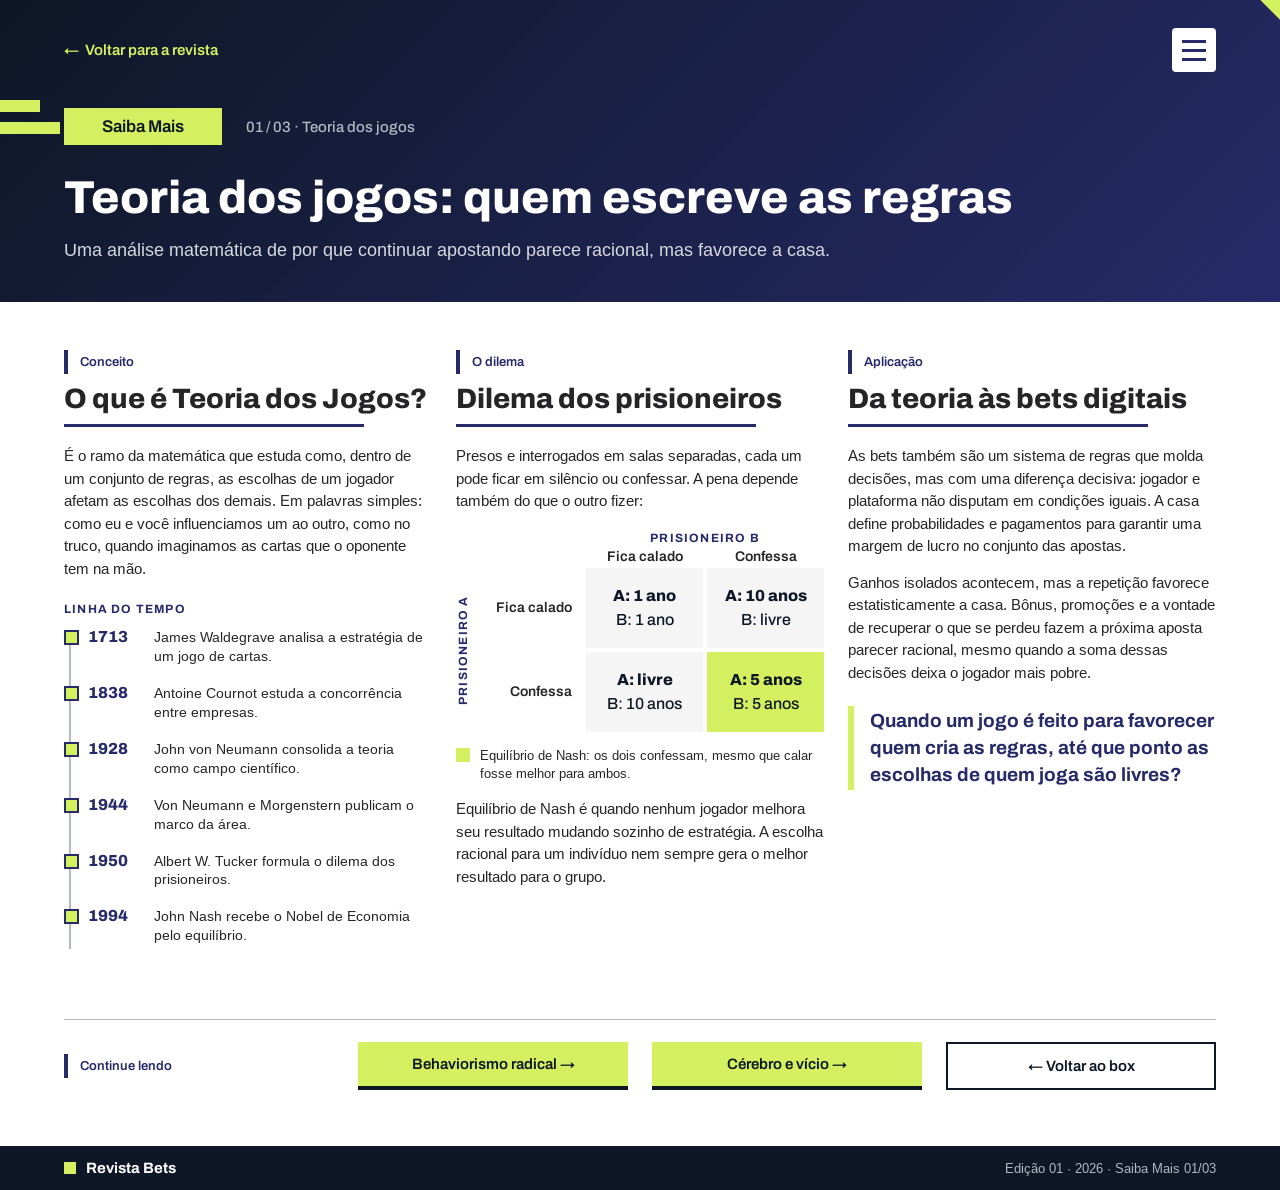
<file: saiba-mais/saiba-mais-01.html>
<!DOCTYPE html>
<html lang="pt-BR">
<head>
<meta charset="utf-8">
<meta name="viewport" content="width=device-width, initial-scale=1">
<title>Teoria dos jogos: quem escreve as regras — Saiba Mais — Revista Bets</title>
<link rel="preconnect" href="https://fonts.googleapis.com">
<link rel="preconnect" href="https://fonts.gstatic.com" crossorigin>
<link href="https://fonts.googleapis.com/css2?family=Archivo:wght@500;600;700;800&family=Arimo:wght@400;700&display=swap" rel="stylesheet">
<link rel="stylesheet" href="saiba-mais.css">
</head>
<body>
<div class="pagina">
  <header class="topo">
    <div class="topo__barras"><i></i><i></i></div>
    <div class="topo__linha">
      <a class="voltar" href="../index.html#saiba-mais">←&nbsp; Voltar para a revista</a>
      <a class="menu-btn" href="../index.html" aria-label="Início da revista"><i></i><i></i><i></i></a>
    </div>
    <div class="selo-saiba"><b>Saiba Mais</b><span>01 / 03 · Teoria dos jogos</span></div>
    <h1>Teoria dos jogos: quem escreve as regras</h1>
    <p>Uma análise matemática de por que continuar apostando parece racional, mas favorece a casa.</p>
  </header>

  <main>
    <div class="grade3">
      <section class="bloco">
        <div class="selo"><span>Conceito</span></div>
        <h2>O que é Teoria dos Jogos?</h2>
        <p class="menor">É o ramo da matemática que estuda como, dentro de um conjunto de regras, as escolhas de um jogador afetam as escolhas dos demais. Em palavras simples: como eu e você influenciamos um ao outro, como no truco, quando imaginamos as cartas que o oponente tem na mão.</p>
        <div class="rotulo">Linha do tempo</div>
        <ul class="tempo"><li><b>1713</b><span>James Waldegrave analisa a estratégia de um jogo de cartas.</span></li><li><b>1838</b><span>Antoine Cournot estuda a concorrência entre empresas.</span></li><li><b>1928</b><span>John von Neumann consolida a teoria como campo científico.</span></li><li><b>1944</b><span>Von Neumann e Morgenstern publicam o marco da área.</span></li><li><b>1950</b><span>Albert W. Tucker formula o dilema dos prisioneiros.</span></li><li><b>1994</b><span>John Nash recebe o Nobel de Economia pelo equilíbrio.</span></li></ul>
      </section>
      <section class="bloco">
        <div class="selo"><span>O dilema</span></div>
        <h2>Dilema dos prisioneiros</h2>
        <p class="menor">Presos e interrogados em salas separadas, cada um pode ficar em silêncio ou confessar. A pena depende também do que o outro fizer:</p>
        <div class="matriz">
          <div class="topo-b" style="grid-column:3/5;grid-row:1">PRISIONEIRO B</div>
          <div class="col-h" style="grid-column:3;grid-row:2">Fica calado</div>
          <div class="col-h" style="grid-column:4;grid-row:2">Confessa</div>
          <div class="lado-a">PRISIONEIRO A</div>
          <div class="lin-h" style="grid-row:3">Fica calado</div>
          <div class="cel" style="grid-column:3;grid-row:3"><b>A: 1 ano</b><span>B: 1 ano</span></div>
          <div class="cel" style="grid-column:4;grid-row:3"><b>A: 10 anos</b><span>B: livre</span></div>
          <div class="lin-h" style="grid-row:4">Confessa</div>
          <div class="cel" style="grid-column:3;grid-row:4"><b>A: livre</b><span>B: 10 anos</span></div>
          <div class="cel nash" style="grid-column:4;grid-row:4"><b>A: 5 anos</b><span>B: 5 anos</span></div>
        </div>
        <div class="legenda-nash"><i></i><span>Equilíbrio de Nash: os dois confessam, mesmo que calar fosse melhor para ambos.</span></div>
        <p class="menor">Equilíbrio de Nash é quando nenhum jogador melhora seu resultado mudando sozinho de estratégia. A escolha racional para um indivíduo nem sempre gera o melhor resultado para o grupo.</p>
      </section>
      <section class="bloco">
        <div class="selo"><span>Aplicação</span></div>
        <h2>Da teoria às bets digitais</h2>
        <p class="menor">As bets também são um sistema de regras que molda decisões, mas com uma diferença decisiva: jogador e plataforma não disputam em condições iguais. A casa define probabilidades e pagamentos para garantir uma margem de lucro no conjunto das apostas.</p>
        <p class="menor">Ganhos isolados acontecem, mas a repetição favorece estatisticamente a casa. Bônus, promoções e a vontade de recuperar o que se perdeu fazem a próxima aposta parecer racional, mesmo quando a soma dessas decisões deixa o jogador mais pobre.</p>
        <blockquote class="citacao">Quando um jogo é feito para favorecer quem cria as regras, até que ponto as escolhas de quem joga são livres?</blockquote>
      </section>
    </div>
    <nav class="continue" aria-label="Continue lendo">
      <div class="selo"><span>Continue lendo</span></div>
      <a class="btn btn--lima" href="saiba-mais-02.html">Behaviorismo radical →</a><a class="btn btn--lima" href="saiba-mais-03.html">Cérebro e vício →</a>
      <a class="btn btn--vazado" href="../index.html#saiba-mais">← Voltar ao box</a>
    </nav>
  </main>

  <footer class="rodape"><b>Revista Bets</b><span>Edição 01 · 2026 · Saiba Mais 01/03</span></footer>
</div>
</body>
</html>
</file>
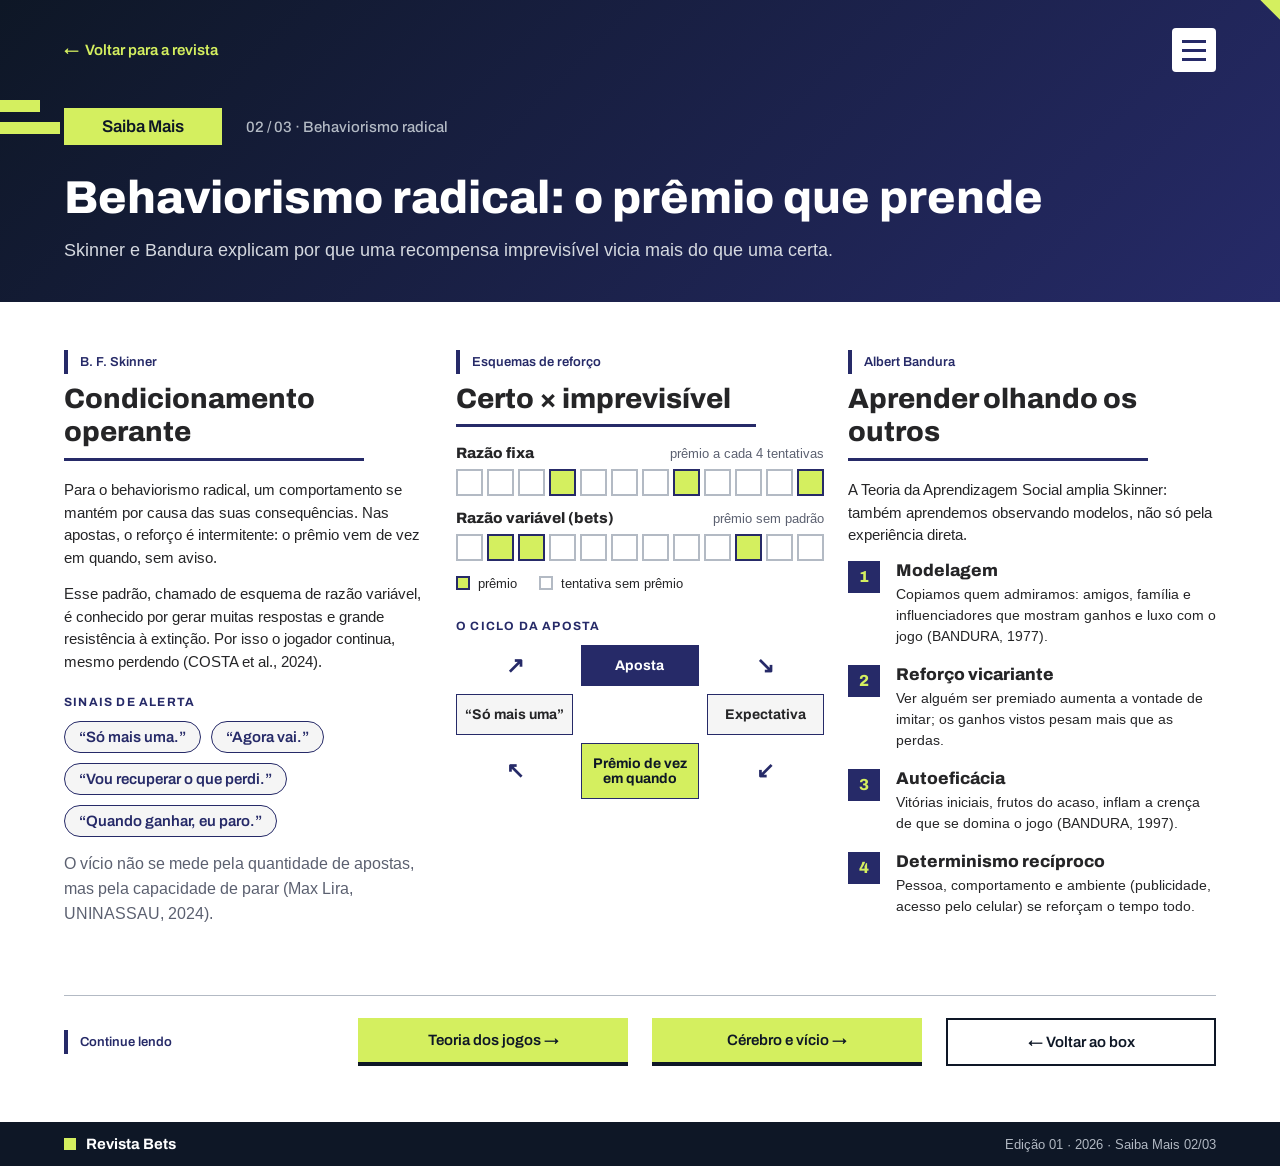
<file: saiba-mais/saiba-mais-02.html>
<!DOCTYPE html>
<html lang="pt-BR">
<head>
<meta charset="utf-8">
<meta name="viewport" content="width=device-width, initial-scale=1">
<title>Behaviorismo radical: o prêmio que prende — Saiba Mais — Revista Bets</title>
<link rel="preconnect" href="https://fonts.googleapis.com">
<link rel="preconnect" href="https://fonts.gstatic.com" crossorigin>
<link href="https://fonts.googleapis.com/css2?family=Archivo:wght@500;600;700;800&family=Arimo:wght@400;700&display=swap" rel="stylesheet">
<link rel="stylesheet" href="saiba-mais.css">
</head>
<body>
<div class="pagina">
  <header class="topo">
    <div class="topo__barras"><i></i><i></i></div>
    <div class="topo__linha">
      <a class="voltar" href="../index.html#saiba-mais">←&nbsp; Voltar para a revista</a>
      <a class="menu-btn" href="../index.html" aria-label="Início da revista"><i></i><i></i><i></i></a>
    </div>
    <div class="selo-saiba"><b>Saiba Mais</b><span>02 / 03 · Behaviorismo radical</span></div>
    <h1>Behaviorismo radical: o prêmio que prende</h1>
    <p>Skinner e Bandura explicam por que uma recompensa imprevisível vicia mais do que uma certa.</p>
  </header>

  <main>
    <div class="grade3">
      <section class="bloco">
        <div class="selo"><span>B. F. Skinner</span></div>
        <h2>Condicionamento operante</h2>
        <p class="menor">Para o behaviorismo radical, um comportamento se mantém por causa das suas consequências. Nas apostas, o reforço é intermitente: o prêmio vem de vez em quando, sem aviso.</p>
        <p class="menor">Esse padrão, chamado de esquema de razão variável, é conhecido por gerar muitas respostas e grande resistência à extinção. Por isso o jogador continua, mesmo perdendo (COSTA et al., 2024).</p>
        <div class="rotulo">Sinais de alerta</div>
        <div class="pilulas"><span>“Só mais uma.”</span><span>“Agora vai.”</span><span>“Vou recuperar o que perdi.”</span><span>“Quando ganhar, eu paro.”</span></div>
        <p class="nota">O vício não se mede pela quantidade de apostas, mas pela capacidade de parar (Max Lira, UNINASSAU, 2024).</p>
      </section>
      <section class="bloco">
        <div class="selo"><span>Esquemas de reforço</span></div>
        <h2>Certo × imprevisível</h2>
        <div class="esq"><div class="esq__cab"><b>Razão fixa</b><span>prêmio a cada 4 tentativas</span></div><div class="casas"><i></i><i></i><i></i><i class="p"></i><i></i><i></i><i></i><i class="p"></i><i></i><i></i><i></i><i class="p"></i></div></div>
        <div class="esq"><div class="esq__cab"><b>Razão variável (bets)</b><span>prêmio sem padrão</span></div><div class="casas"><i></i><i class="p"></i><i class="p"></i><i></i><i></i><i></i><i></i><i></i><i></i><i class="p"></i><i></i><i></i></div></div>
        <div class="leg"><span><i class="p"></i>prêmio</span><span><i></i>tentativa sem prêmio</span></div>
        <div class="rotulo" style="margin-top:28px">O ciclo da aposta</div>
        <div class="ciclo">
          <div class="s s4">↗</div><div class="a">Aposta</div><div class="s s1">↘</div>
          <div class="d">“Só mais uma”</div><span></span><div class="b">Expectativa</div>
          <div class="s s3">↖</div><div class="c">Prêmio de vez em quando</div><div class="s s2">↙</div>
        </div>
      </section>
      <section class="bloco">
        <div class="selo"><span>Albert Bandura</span></div>
        <h2>Aprender olhando os outros</h2>
        <p class="menor">A Teoria da Aprendizagem Social amplia Skinner: também aprendemos observando modelos, não só pela experiência direta.</p>
        <ol class="itens"><li><b>1</b><strong>Modelagem</strong><span>Copiamos quem admiramos: amigos, família e influenciadores que mostram ganhos e luxo com o jogo (BANDURA, 1977).</span></li><li><b>2</b><strong>Reforço vicariante</strong><span>Ver alguém ser premiado aumenta a vontade de imitar; os ganhos vistos pesam mais que as perdas.</span></li><li><b>3</b><strong>Autoeficácia</strong><span>Vitórias iniciais, frutos do acaso, inflam a crença de que se domina o jogo (BANDURA, 1997).</span></li><li><b>4</b><strong>Determinismo recíproco</strong><span>Pessoa, comportamento e ambiente (publicidade, acesso pelo celular) se reforçam o tempo todo.</span></li></ol>
      </section>
    </div>
    <nav class="continue" aria-label="Continue lendo">
      <div class="selo"><span>Continue lendo</span></div>
      <a class="btn btn--lima" href="saiba-mais-01.html">Teoria dos jogos →</a><a class="btn btn--lima" href="saiba-mais-03.html">Cérebro e vício →</a>
      <a class="btn btn--vazado" href="../index.html#saiba-mais">← Voltar ao box</a>
    </nav>
  </main>

  <footer class="rodape"><b>Revista Bets</b><span>Edição 01 · 2026 · Saiba Mais 02/03</span></footer>
</div>
</body>
</html>
</file>
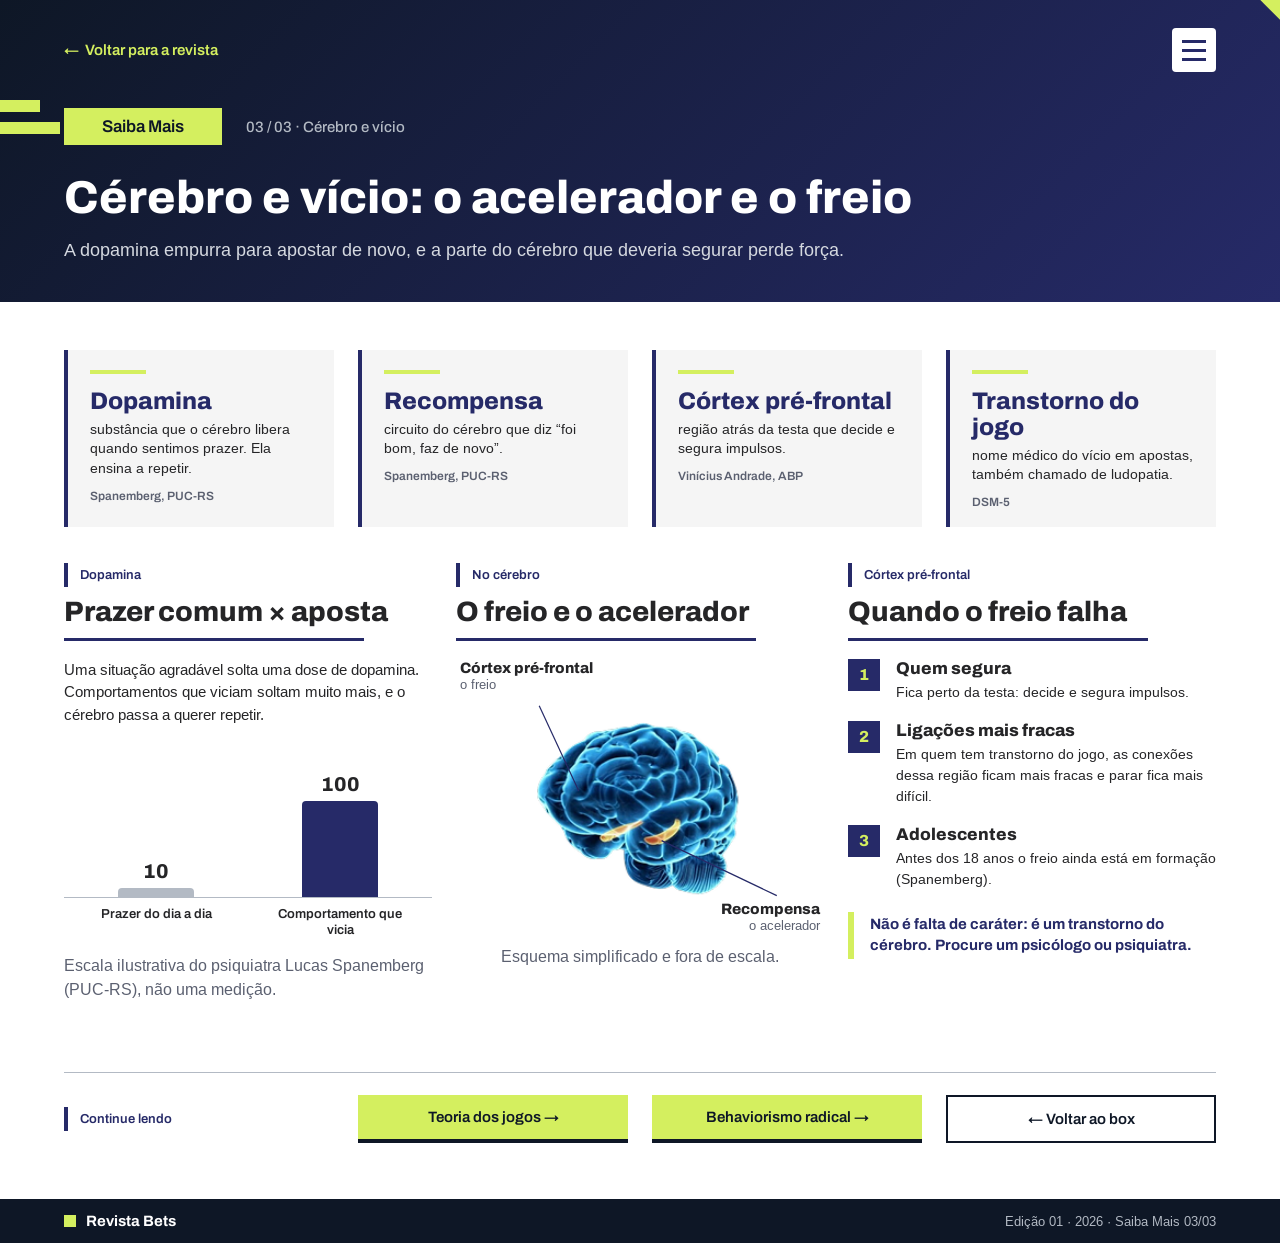
<file: saiba-mais/saiba-mais-03.html>
<!DOCTYPE html>
<html lang="pt-BR">
<head>
<meta charset="utf-8">
<meta name="viewport" content="width=device-width, initial-scale=1">
<title>Cérebro e vício: o acelerador e o freio — Saiba Mais — Revista Bets</title>
<link rel="preconnect" href="https://fonts.googleapis.com">
<link rel="preconnect" href="https://fonts.gstatic.com" crossorigin>
<link href="https://fonts.googleapis.com/css2?family=Archivo:wght@500;600;700;800&family=Arimo:wght@400;700&display=swap" rel="stylesheet">
<link rel="stylesheet" href="saiba-mais.css">
</head>
<body>
<div class="pagina">
  <header class="topo">
    <div class="topo__barras"><i></i><i></i></div>
    <div class="topo__linha">
      <a class="voltar" href="../index.html#saiba-mais">←&nbsp; Voltar para a revista</a>
      <a class="menu-btn" href="../index.html" aria-label="Início da revista"><i></i><i></i><i></i></a>
    </div>
    <div class="selo-saiba"><b>Saiba Mais</b><span>03 / 03 · Cérebro e vício</span></div>
    <h1>Cérebro e vício: o acelerador e o freio</h1>
    <p>A dopamina empurra para apostar de novo, e a parte do cérebro que deveria segurar perde força.</p>
  </header>

  <main>
    <div class="chaves"><article class="chave"><h3>Dopamina</h3><p>substância que o cérebro libera quando sentimos prazer. Ela ensina a repetir.</p><small>Spanemberg, PUC-RS</small></article><article class="chave"><h3>Recompensa</h3><p>circuito do cérebro que diz “foi bom, faz de novo”.</p><small>Spanemberg, PUC-RS</small></article><article class="chave"><h3>Córtex pré-frontal</h3><p>região atrás da testa que decide e segura impulsos.</p><small>Vinícius Andrade, ABP</small></article><article class="chave"><h3>Transtorno do jogo</h3><p>nome médico do vício em apostas, também chamado de ludopatia.</p><small>DSM-5</small></article></div>
    <div class="grade3">
      <section class="bloco">
        <div class="selo"><span>Dopamina</span></div>
        <h2>Prazer comum × aposta</h2>
        <p class="menor">Uma situação agradável solta uma dose de dopamina. Comportamentos que viciam soltam muito mais, e o cérebro passa a querer repetir.</p>
        <div class="barras">
          <div>10<i style="height:9.6px;background:var(--neutro)"></i></div>
          <div>100<i style="height:96px;background:var(--indigo)"></i></div>
        </div>
        <div class="barras-rot"><span>Prazer do dia a dia</span><span>Comportamento que vicia</span></div>
        <p class="nota" style="margin-top:14px">Escala ilustrativa do psiquiatra Lucas Spanemberg (PUC-RS), não uma medição.</p>
      </section>
      <section class="bloco">
        <div class="selo"><span>No cérebro</span></div>
        <h2>O freio e o acelerador</h2>
        <div class="cerebro">
          <img src="../imagens/cerebro.png" alt="Cérebro com a região de recompensa em amarelo">
          <div class="l l1">Córtex pré-frontal<small>o freio</small></div>
          <div class="l l2">Recompensa<small>o acelerador</small></div>
          <svg viewBox="0 0 100 100" preserveAspectRatio="none" aria-hidden="true">
            <line x1="22" y1="17" x2="33" y2="48" stroke="#262A68" stroke-width="1.2" vector-effect="non-scaling-stroke"/>
            <line x1="56" y1="66" x2="88" y2="86" stroke="#262A68" stroke-width="1.2" vector-effect="non-scaling-stroke"/>
          </svg>
        </div>
        <p class="nota" style="text-align:center;margin-top:10px">Esquema simplificado e fora de escala.</p>
      </section>
      <section class="bloco">
        <div class="selo"><span>Córtex pré-frontal</span></div>
        <h2>Quando o freio falha</h2>
        <ol class="itens"><li><b>1</b><strong>Quem segura</strong><span>Fica perto da testa: decide e segura impulsos.</span></li><li><b>2</b><strong>Ligações mais fracas</strong><span>Em quem tem transtorno do jogo, as conexões dessa região ficam mais fracas e parar fica mais difícil.</span></li><li><b>3</b><strong>Adolescentes</strong><span>Antes dos 18 anos o freio ainda está em formação (Spanemberg).</span></li></ol>
        <blockquote class="citacao menor">Não é falta de caráter: é um transtorno do cérebro. Procure um psicólogo ou psiquiatra.</blockquote>
      </section>
    </div>
    <nav class="continue" aria-label="Continue lendo">
      <div class="selo"><span>Continue lendo</span></div>
      <a class="btn btn--lima" href="saiba-mais-01.html">Teoria dos jogos →</a><a class="btn btn--lima" href="saiba-mais-02.html">Behaviorismo radical →</a>
      <a class="btn btn--vazado" href="../index.html#saiba-mais">← Voltar ao box</a>
    </nav>
  </main>

  <footer class="rodape"><b>Revista Bets</b><span>Edição 01 · 2026 · Saiba Mais 03/03</span></footer>
</div>
</body>
</html>
</file>
<file: style.css>
/* Revista Bets - fiel ao Figma (frame 1440 px)
   Cores (máx. 5): azul-noite, índigo, lima, grafite, cinza.  Fontes (2): Archivo + Arimo. */
:root {
  --noite: #0E1726;
  --indigo: #262A68;
  --lima: #D4EF5F;
  --grafite: #252527;
  --cinza: #F5F5F5;
  --pad: clamp(20px, 4.3vw, 62px);
}

* { box-sizing: border-box; margin: 0; padding: 0; }
html { scroll-behavior: smooth; }
body {
  font-family: "Arimo", Arial, sans-serif;
  color: #000;
  background: #fff;
  -webkit-font-smoothing: antialiased;
}
img { display: block; max-width: 100%; }
a { color: inherit; }

.pagina { max-width: 1440px; margin: 0 auto; background: #fff; overflow: hidden; }
.conteudo { padding: 0 var(--pad); }

/* ---------- HERO ---------- */
.hero {
  position: relative;
  height: min(1000px, 70vw + 200px);
  min-height: 640px;
  background: linear-gradient(180deg, var(--noite) 0%, var(--indigo) 100%);
  color: #fff;
  overflow: hidden;
}
.hero__foto {
  position: absolute; inset: 0;
  width: 100%; height: 100%; object-fit: cover; object-position: 50% 30%;
  object-view-box: inset(0 5.6% 0 0);
}
.hero__degrade {
  position: absolute; inset: 0;
  background: linear-gradient(180deg, rgba(14,23,38,.35) 0%, rgba(14,23,38,.1) 40%, rgba(38,42,104,.95) 100%);
}
.hero__diagonal {
  position: absolute; right: -4%; top: -6%;
  width: 7%; height: 62%;
  background: var(--lima); opacity: .55;
  transform: rotate(-42deg); transform-origin: top right;
}
.hero__barra { position: absolute; left: 0; background: var(--lima); opacity: .55; }
.hero__barra--1 { top: 56%; width: 14%; height: 5%; }
.hero__barra--2 { top: 64%; width: 24%; height: 4.2%; }

.menu-edicao {
  position: absolute; right: var(--pad); top: 5.4%;
  width: 275px; background: #fff; color: var(--grafite);
  border: 3px solid var(--noite);
  padding: 18px 16px 22px 20px;
  z-index: 3;
}
.menu-edicao__topo { display: flex; justify-content: space-between; align-items: center; margin-bottom: 14px; }
.menu-edicao h2 { font-family: "Archivo", sans-serif; font-weight: 800; font-size: 25px; color: var(--noite); }
.menu-edicao__x {
  width: 34px; height: 34px; border: 2px solid var(--indigo); background: #fff;
  color: var(--indigo); font-size: 24px; line-height: 1; cursor: pointer;
}
.menu-edicao__x { position: relative; }
.menu-edicao__x i { display: none; position: absolute; left: 7px; right: 7px; height: 3px; background: var(--indigo); }
.menu-edicao__x i:nth-child(1) { top: 9px; }
.menu-edicao__x i:nth-child(2) { top: 15px; }
.menu-edicao__x i:nth-child(3) { top: 21px; }
.menu-edicao.fechado .menu-edicao__x i { display: block; }
.menu-edicao.fechado .menu-edicao__x span { display: none; }
.menu-edicao ol { list-style: none; }
.menu-edicao li + li { margin-top: 10px; }
.menu-edicao a { display: flex; align-items: center; gap: 12px; text-decoration: none; font-family: "Archivo", sans-serif; font-weight: 700; font-size: 13px; line-height: 1.15; }
.menu-edicao a b {
  flex: none; width: 48px; height: 42px; display: grid; place-items: center;
  background: var(--grafite); color: #fff; font-size: 17px;
}
.menu-edicao a:hover b { background: var(--indigo); }
.menu-edicao.fechado ol { display: none; }

.hero__texto { position: absolute; left: var(--pad); right: var(--pad); bottom: 4.5%; z-index: 2; }
.hero h1 {
  font-family: "Archivo", sans-serif; font-weight: 800;
  font-size: clamp(30px, 4vw, 58px); line-height: 1.08; max-width: 1200px;
}
.hero p { margin-top: 20px; font-size: clamp(16px, 1.9vw, 27px); line-height: 1.3; color: #E4E6EE; max-width: 1030px; }

/* ---------- SEÇÕES ---------- */
.secao { padding-top: 70px; }
.selo { display: flex; align-items: center; gap: 12px; margin-bottom: 22px; }
.selo::before { content: ""; width: 9px; height: 40px; background: var(--indigo); }
.selo span { font-family: "Archivo", sans-serif; font-weight: 700; font-size: 13px; color: var(--indigo); }

.titulo {
  font-family: "Archivo", sans-serif; font-weight: 800; color: #111;
  font-size: clamp(28px, 3.6vw, 52px); line-height: 1.1;
  padding-bottom: 36px; border-bottom: 5px solid var(--indigo);
}
.titulo--sem-fio { border: 0; padding-bottom: 0; }

.duas-colunas { display: grid; grid-template-columns: 1fr 1fr; gap: 0; margin-top: 48px; }
.duas-colunas > .col { padding: 0 30px; }
.duas-colunas > .col:first-child { padding-left: 0; border-right: 1px solid #C9C9C9; }
.duas-colunas > .col:last-child { padding-right: 0; }

.com-lateral { display: grid; grid-template-columns: 1fr 320px; gap: 33px; margin-top: 48px; }
.lateral { display: flex; flex-direction: column; gap: 40px; }
.lateral img { width: 100%; object-fit: cover; }

.texto p {
  font-size: 17px; line-height: 1.36; text-align: justify; hyphens: auto;
  color: #000; margin-bottom: 20px;
}
.texto p.capitular::first-letter {
  font-family: "Archivo", sans-serif; font-weight: 800;
  float: left; font-size: 3.1em; line-height: .82; padding: 4px 6px 0 0;
}
.texto a { color: inherit; }

.foto { object-fit: cover; width: 100%; }
.fig { margin-bottom: 26px; }
.fig img { width: 100%; height: auto; object-fit: contain; }
.fig figcaption { font-size: 12px; color: #555; margin-top: 6px; }

.destaque {
  background: var(--indigo); color: #fff; padding: 26px 28px 28px; margin: 6px 0 28px;
}
.destaque h3 { font-family: "Archivo", sans-serif; font-weight: 700; font-size: 17px; margin-bottom: 12px; }
.destaque p { font-size: 16px; line-height: 1.4; text-align: justify; margin: 0; color: #fff; }

/* ---------- QUEM SOMOS ---------- */
.equipe { margin-top: 36px; background: var(--noite); padding: 52px 0 46px; }
.equipe__trilho { display: flex; align-items: center; gap: 14px; }
.equipe__seta {
  flex: none; width: 56px; background: none; border: 0; cursor: pointer;
  color: var(--lima); font-size: 56px; line-height: 1; font-family: "Archivo", sans-serif; font-weight: 300;
}
.equipe__lista { display: flex; gap: 38px; overflow-x: auto; flex: 1; scroll-snap-type: x mandatory; scrollbar-width: none; padding: 4px 0; }
.equipe__lista::-webkit-scrollbar { display: none; }
.integrante { flex: none; width: 220px; text-align: center; scroll-snap-align: start; }
.integrante img { width: 220px; height: 220px; border-radius: 50%; object-fit: cover; margin: 0 auto 26px; }
.integrante strong { display: block; font-family: "Archivo", sans-serif; font-weight: 800; font-size: 13.5px; color: var(--lima); }
.integrante span { display: block; margin-top: 4px; font-size: 13px; color: #fff; }

/* ---------- SAIBA MAIS ---------- */
.saiba { margin-top: 90px; }
.saiba__faixa { display: flex; height: 76px; background: var(--noite); }
.saiba__faixa span {
  display: grid; place-items: center; width: 306px; background: var(--lima);
  font-family: "Archivo", sans-serif; font-weight: 500; font-size: 22px; color: var(--grafite);
}
.saiba__cartoes { display: grid; grid-template-columns: repeat(3, 1fr); gap: 38px; padding: 0 var(--pad); margin-top: 68px; }
.cartao { text-decoration: none; display: block; position: relative; }
.cartao img { width: 100%; aspect-ratio: 385 / 255; object-fit: cover; }
.cartao__legenda {
  position: relative; margin: -46px auto 0; width: 74%; min-height: 150px;
  background: var(--lima); color: var(--grafite); text-align: center;
  padding: 36px 20px; font-family: "Arimo", sans-serif; font-size: 18px; line-height: 1.45;
  display: grid; place-items: center;
}
.cartao::after { content: ""; display: block; height: 10px; background: var(--noite); margin-top: 24px; }
.cartao:hover .cartao__legenda { background: #c4e046; }

/* ---------- INFLUENCIADORES ---------- */
.galeria { display: grid; grid-template-columns: 1fr 1.5fr; gap: 36px; margin-top: 48px; }
.galeria { align-items: center; }
.galeria img { width: 100%; height: auto; object-fit: contain; }
.galeria__duplo { display: grid; grid-template-columns: 1fr 1fr 1fr; gap: 14px; }
.galeria__duplo img { aspect-ratio: 3 / 5; }

.retrato { margin: 40px 0 0; }
.retrato img { width: 100%; aspect-ratio: 16 / 10; object-fit: cover; }

/* ---------- CONCLUSÃO ---------- */
.conclusao-titulo {
  font-family: "Archivo", sans-serif; font-weight: 800; color: #111;
  font-size: clamp(24px, 2.8vw, 40px); line-height: 1.15; text-align: right; margin-bottom: 26px;
}

/* ---------- RODAPÉ ---------- */
.rodape { margin-top: 90px; height: 183px; background: var(--indigo); display: flex; align-items: center; padding: 0 var(--pad); color: #fff; }
.rodape p { font-family: "Archivo", sans-serif; font-weight: 700; font-size: 18px; }
.rodape a { margin-left: auto; color: var(--lima); text-decoration: none; font-family: "Archivo", sans-serif; font-weight: 700; }

/* ---------- RESPONSIVO ---------- */
@media (max-width: 1100px) {
  .com-lateral { grid-template-columns: 1fr 240px; gap: 28px; }
  .menu-edicao { width: 240px; }
  .menu-edicao a { font-size: 12px; }
  .saiba__cartoes { gap: 22px; }
  .cartao__legenda { font-size: 16px; min-height: 130px; width: 82%; }
  .texto p { font-size: 16px; }
}

@media (max-width: 900px) {
  .hero { height: 92vh; height: 92svh; min-height: 560px; max-height: 820px; }
  .hero__foto { object-position: 40% 20%; }
  .hero__diagonal { display: none; }
  .menu-edicao { top: 16px; width: min(260px, calc(100% - 2 * var(--pad))); padding: 14px 14px 16px 16px; }
  .menu-edicao h2 { font-size: 20px; }
  .menu-edicao li + li { margin-top: 8px; }
  .menu-edicao a b { width: 40px; height: 34px; font-size: 15px; }
  .menu-edicao.fechado { padding-bottom: 14px; }
  .menu-edicao.fechado .menu-edicao__topo { margin-bottom: 0; }

  .secao { padding-top: 52px; }
  .titulo { padding-bottom: 24px; border-bottom-width: 4px; }
  .selo::before { height: 32px; width: 7px; }

  .com-lateral { grid-template-columns: 1fr; margin-top: 32px; }
  .lateral { display: grid; grid-template-columns: repeat(3, 1fr); gap: 14px; }
  .lateral img { height: 100%; }
  .duas-colunas { grid-template-columns: 1fr; margin-top: 32px; }
  .duas-colunas > .col, .duas-colunas > .col:first-child, .duas-colunas > .col:last-child { padding: 0; border: 0; }
  .duas-colunas > .col + .col { margin-top: 8px; padding-top: 28px; border-top: 1px solid #C9C9C9; }
  .conclusao-titulo { text-align: left !important; }

  .galeria { grid-template-columns: 1fr; margin-top: 32px; }
  .galeria { gap: 24px; }

  .equipe { padding: 36px 0; }
  .equipe__seta { width: 36px; font-size: 44px; }
  .equipe__lista { gap: 24px; }
  .integrante, .integrante img { width: 170px; }
  .integrante img { height: 170px; margin-bottom: 18px; }

  .saiba { margin-top: 64px; }
  .saiba__faixa { height: 60px; }
  .saiba__faixa span { width: 180px; font-size: 18px; }
  .saiba__cartoes { grid-template-columns: 1fr; gap: 36px; margin-top: 40px; }
  .cartao { max-width: 520px; width: 100%; margin: 0 auto; }

  .rodape { margin-top: 64px; height: 120px; }
}

@media (max-width: 600px) {
  :root { --pad: 18px; }
  .hero h1 { font-size: 28px; }
  .hero p { font-size: 15px; margin-top: 12px; }
  .hero__barra--1 { top: 52%; height: 3.4%; }
  .hero__barra--2 { top: 57%; height: 3%; }
  .titulo { font-size: 26px; }
  .selo span { font-size: 12px; }
  .texto p { font-size: 15.5px; line-height: 1.45; text-align: left; hyphens: none; }
  .texto p.capitular::first-letter { font-size: 2.8em; }
  .lateral { grid-template-columns: 1fr; }
  .lateral img { height: auto; }
  .destaque { padding: 20px; }
  .fig[style*="width:80%"] { width: 100% !important; }
  .integrante, .integrante img { width: 140px; }
  .integrante img { height: 140px; }
  .integrante strong, .integrante span { font-size: 12px; }
  .equipe__seta { width: 28px; font-size: 36px; }
  .cartao__legenda { font-size: 15px; padding: 28px 14px; }
  .rodape p { font-size: 15px; }
}

@media (prefers-reduced-motion: reduce) { html { scroll-behavior: auto; } }
</file>
<file: saiba-mais/saiba-mais.css>
/* Saiba Mais - páginas em HTML (mesmo design system do site) */
:root { --noite:#0E1726; --indigo:#262A68; --lima:#D4EF5F; --grafite:#252527; --cinza:#F5F5F5; --neutro:#B3BAC4; --suave:#5B6070; --pad: clamp(18px, 5vw, 72px); }
* { box-sizing: border-box; margin: 0; padding: 0; }
body { font-family: "Arimo", Arial, sans-serif; color: var(--grafite); background: #fff; -webkit-font-smoothing: antialiased; }
img { display: block; max-width: 100%; }
a { color: inherit; }
.pagina { max-width: 1440px; margin: 0 auto; }

/* topo */
.topo { position: relative; overflow: hidden; color: #fff; padding: 28px var(--pad) 40px; background: linear-gradient(135deg, var(--noite), var(--indigo)); }
.topo::before { content: ""; position: absolute; right: -60px; top: -90px; width: 120px; height: 520px; background: var(--lima); transform: rotate(-45deg); transform-origin: top right; }
.topo__barras { position: absolute; left: 0; top: 100px; }
.topo__barras i { display: block; height: 12px; background: var(--lima); margin-bottom: 10px; }
.topo__barras i:nth-child(1) { width: 40px; } .topo__barras i:nth-child(2) { width: 60px; }
.topo__linha { position: relative; z-index: 1; display: flex; justify-content: space-between; align-items: center; }
.voltar { color: var(--lima); text-decoration: none; font-family: "Archivo", sans-serif; font-weight: 600; font-size: 15px; }
.voltar:hover { text-decoration: underline; }
.menu-btn { width: 44px; height: 44px; border-radius: 4px; background: #fff; display: grid; place-content: center; gap: 6px; }
.menu-btn i { display: block; width: 24px; height: 3px; background: var(--indigo); }
.selo-saiba { position: relative; z-index: 1; display: flex; align-items: center; gap: 24px; margin-top: 36px; }
.selo-saiba b { white-space: nowrap; background: var(--lima); color: var(--noite); font-family: "Archivo", sans-serif; font-weight: 600; font-size: 17px; padding: 9px 38px; }
.selo-saiba span { font-family: "Archivo", sans-serif; font-weight: 500; font-size: 15px; color: var(--neutro); }
.topo h1 { position: relative; z-index: 1; font-family: "Archivo", sans-serif; font-weight: 800; font-size: clamp(28px, 3.6vw, 52px); line-height: 1.1; margin-top: 28px; max-width: 1000px; }
.topo p { position: relative; z-index: 1; font-size: clamp(15px, 1.4vw, 20px); color: #D5D9E0; margin-top: 14px; max-width: 900px; line-height: 1.35; }

/* corpo */
main { padding: 48px var(--pad) 56px; }
.grade3 { display: grid; grid-template-columns: repeat(3, 1fr); gap: 48px 24px; }
.chaves { display: grid; grid-template-columns: repeat(4, 1fr); gap: 24px; margin-bottom: 36px; }
.chave { position: relative; background: var(--cinza); border-left: 4px solid var(--indigo); padding: 20px 22px 18px; }
.chave::before { content: ""; display: block; width: 56px; height: 4px; background: var(--lima); margin-bottom: 14px; }
.chave h3 { font-family: "Archivo", sans-serif; font-weight: 800; font-size: 24px; color: var(--indigo); }
.chave p { font-size: 14px; line-height: 1.4; margin-top: 6px; }
.chave small { display: block; margin-top: 10px; font-family: "Archivo", sans-serif; font-weight: 600; font-size: 12px; color: var(--suave); }

.selo { display: flex; align-items: center; gap: 12px; margin-bottom: 8px; }
.selo::before { content: ""; width: 4px; height: 24px; background: var(--indigo); }
.selo span { font-family: "Archivo", sans-serif; font-weight: 600; font-size: 13px; color: var(--indigo); }
h2 { font-family: "Archivo", sans-serif; font-weight: 800; font-size: 28px; line-height: 1.2; color: var(--grafite); padding-bottom: 12px; position: relative; margin-bottom: 18px; }
h2::after { content: ""; position: absolute; left: 0; bottom: 0; width: min(300px, 100%); height: 3px; background: var(--indigo); }
.bloco p { font-size: 16px; line-height: 1.55; margin-bottom: 14px; }
.bloco p.menor { font-size: 15px; line-height: 1.5; }
.nota { font-size: 13px; line-height: 1.4; color: var(--suave); }
.rotulo { font-family: "Archivo", sans-serif; font-weight: 700; font-size: 12px; letter-spacing: 1.2px; text-transform: uppercase; color: var(--indigo); margin: 22px 0 12px; }

/* linha do tempo */
.tempo { list-style: none; position: relative; }
.tempo::before { content: ""; position: absolute; left: 5px; top: 8px; bottom: 14px; width: 2px; background: var(--neutro); }
.tempo li { position: relative; display: grid; grid-template-columns: 52px 1fr; gap: 0 14px; padding: 0 0 18px 24px; }
.tempo li::before { content: ""; position: absolute; left: 0; top: 2px; width: 11px; height: 11px; background: var(--lima); border: 2px solid var(--indigo); }
.tempo b { font-family: "Archivo", sans-serif; font-weight: 800; font-size: 16px; color: var(--indigo); }
.tempo span { font-size: 14px; line-height: 1.35; }

/* matriz do dilema */
.matriz { display: grid; grid-template-columns: 22px 100px 1fr 1fr; grid-template-rows: auto auto 1fr 1fr; gap: 4px; margin: 18px 0 14px; align-items: stretch; }
.matriz .topo-b { grid-column: 3 / 5; text-align: center; font-family: "Archivo", sans-serif; font-weight: 700; font-size: 12px; letter-spacing: 1.2px; color: var(--indigo); }
.matriz .col-h { text-align: center; font-family: "Archivo", sans-serif; font-weight: 600; font-size: 14px; }
.matriz .lado-a { grid-row: 3 / 5; grid-column: 1; writing-mode: vertical-rl; transform: rotate(180deg); text-align: center; font-family: "Archivo", sans-serif; font-weight: 700; font-size: 12px; letter-spacing: 1.2px; color: var(--indigo); }
.matriz .lin-h { grid-column: 2; align-self: center; text-align: right; padding-right: 10px; font-family: "Archivo", sans-serif; font-weight: 600; font-size: 14px; }
.matriz .cel { background: var(--cinza); text-align: center; padding: 16px 6px; font-family: "Archivo", sans-serif; color: var(--noite); font-size: 16px; line-height: 1.5; }
.matriz .cel b { display: block; font-weight: 800; }
.matriz .cel span { font-weight: 500; }
.matriz .cel.nash { background: var(--lima); }
.legenda-nash { display: flex; gap: 10px; align-items: flex-start; font-size: 13px; line-height: 1.4; margin: 6px 0 16px; }
.legenda-nash i { flex: none; width: 14px; height: 14px; background: var(--lima); margin-top: 2px; }

/* citação / destaque */
.citacao { border-left: 6px solid var(--lima); padding: 2px 0 2px 16px; margin-top: 22px; font-family: "Archivo", sans-serif; font-weight: 700; font-size: 19px; line-height: 1.4; color: var(--indigo); }
.citacao.menor { font-size: 15px; line-height: 1.45; }

/* pílulas */
.pilulas { display: flex; flex-wrap: wrap; gap: 10px; margin-bottom: 14px; }
.pilulas span { background: var(--cinza); border: 1.5px solid var(--indigo); border-radius: 18px; padding: 7px 14px; font-family: "Archivo", sans-serif; font-weight: 600; font-size: 15px; color: var(--indigo); }

/* esquemas de reforço */
.esq { margin-bottom: 14px; }
.esq__cab { display: flex; justify-content: space-between; align-items: baseline; gap: 10px; margin-bottom: 8px; flex-wrap: wrap; }
.esq__cab b { font-family: "Archivo", sans-serif; font-weight: 800; font-size: 15px; }
.esq__cab span { font-size: 13px; color: var(--suave); }
.casas { display: grid; grid-template-columns: repeat(12, 1fr); gap: 4px; }
.casas i { aspect-ratio: 1; background: #fff; border: 2px solid var(--neutro); }
.casas i.p { background: var(--lima); border-color: var(--indigo); }
.leg { display: flex; flex-wrap: wrap; gap: 8px 22px; font-size: 13px; margin: 6px 0 0; }
.leg span { display: inline-flex; align-items: center; gap: 8px; }
.leg i { width: 14px; height: 14px; background: #fff; border: 2px solid var(--neutro); }
.leg i.p { background: var(--lima); border-color: var(--indigo); }

/* ciclo da aposta */
.ciclo { display: grid; grid-template-columns: 1fr 1fr 1fr; gap: 8px; align-items: center; margin-top: 8px; }
.ciclo div { font-family: "Archivo", sans-serif; font-weight: 700; font-size: 14px; text-align: center; padding: 12px 8px; border: 1.5px solid var(--indigo); background: var(--cinza); color: var(--grafite); }
.ciclo .a { grid-column: 2; grid-row: 1; background: var(--indigo); color: #fff; }
.ciclo .b { grid-column: 3; grid-row: 2; }
.ciclo .c { grid-column: 2; grid-row: 3; background: var(--lima); color: var(--noite); }
.ciclo .d { grid-column: 1; grid-row: 2; }
.ciclo .s { color: var(--indigo); font-weight: 800; font-size: 22px; text-align: center; line-height: 1; }
.ciclo .s1 { grid-column: 3; grid-row: 1; }
.ciclo .s2 { grid-column: 3; grid-row: 3; }
.ciclo .s3 { grid-column: 1; grid-row: 3; }
.ciclo .s4 { grid-column: 1; grid-row: 1; }
.ciclo .s { border: 0; background: none; padding: 0; }

/* listas numeradas */
.itens { list-style: none; }
.itens li { display: grid; grid-template-columns: 32px 1fr; gap: 0 16px; margin-bottom: 18px; }
.itens li > b { grid-row: span 2; width: 32px; height: 32px; display: grid; place-items: center; background: var(--indigo); color: var(--lima); font-family: "Archivo", sans-serif; font-weight: 800; font-size: 16px; }
.itens strong { font-family: "Archivo", sans-serif; font-weight: 800; font-size: 17px; align-self: center; }
.itens span { font-size: 14px; line-height: 1.5; margin-top: 4px; }

/* barras de dopamina */
.barras { display: grid; grid-template-columns: 1fr 1fr; align-items: end; justify-items: center; height: 150px; border-bottom: 1px solid var(--neutro); margin-top: 22px; }
.barras div { width: 76px; text-align: center; font-family: "Archivo", sans-serif; font-weight: 800; font-size: 20px; }
.barras div i { display: block; width: 100%; border-radius: 4px 4px 0 0; margin-top: 6px; }
.barras-rot { display: grid; grid-template-columns: 1fr 1fr; justify-items: center; padding-top: 8px; }
.barras-rot span { text-align: center; max-width: 140px; font-family: "Archivo", sans-serif; font-weight: 600; font-size: 13px; line-height: 1.25; }

/* cérebro */
.cerebro { position: relative; width: min(100%, 360px); margin: 18px auto 0; padding-top: 50px; padding-bottom: 20px; }
.cerebro img { width: 64%; margin: 0 auto; }
.cerebro .l { position: absolute; font-family: "Archivo", sans-serif; font-weight: 800; font-size: 15px; line-height: 1.2; }
.cerebro .l small { display: block; font-family: "Arimo", sans-serif; font-weight: 400; font-size: 13px; color: var(--suave); }
.cerebro .l1 { left: 0; top: 0; }
.cerebro .l2 { right: 0; bottom: 0; text-align: right; }
.cerebro svg { position: absolute; inset: 0; width: 100%; height: 100%; pointer-events: none; }

/* continue lendo + rodapé */
.continue { margin-top: 56px; padding-top: 22px; border-top: 1px solid var(--neutro); display: grid; grid-template-columns: 1fr 1fr 1fr 1fr; gap: 24px; align-items: center; }
.continue .selo { margin: 0; }
.btn { display: block; text-align: center; text-decoration: none; font-family: "Archivo", sans-serif; font-weight: 600; font-size: 15px; padding: 14px 10px; }
.btn--lima { background: var(--lima); color: var(--noite); border-bottom: 4px solid var(--noite); }
.btn--lima:hover { background: #c4e046; }
.btn--vazado { background: #fff; color: var(--noite); border: 2px solid var(--noite); }
.btn--vazado:hover { background: var(--cinza); }
.rodape { background: var(--noite); color: #fff; display: flex; justify-content: space-between; gap: 12px; align-items: center; padding: 14px var(--pad); font-size: 13px; }
.rodape b { font-family: "Archivo", sans-serif; font-weight: 700; font-size: 15px; display: inline-flex; align-items: center; gap: 10px; }
.rodape b::before { content: ""; width: 12px; height: 12px; background: var(--lima); }
.rodape span { color: var(--neutro); }

@media (max-width: 1100px) {
  .chaves { grid-template-columns: 1fr 1fr; }
  .grade3 { grid-template-columns: 1fr 1fr; }
  .grade3 > :last-child { grid-column: 1 / -1; }
  .continue { grid-template-columns: 1fr 1fr; }
  .continue .selo { grid-column: 1 / -1; }
}
@media (max-width: 760px) {
  .topo { padding-bottom: 30px; }
  .topo::before { width: 70px; right: -40px; top: -60px; height: 300px; }
  .topo__barras { top: 78px; }
  .selo-saiba { gap: 14px; margin-top: 28px; }
  .selo-saiba b { padding: 8px 22px; font-size: 15px; }
  .chaves, .grade3 { grid-template-columns: 1fr; }
  .grade3 { gap: 40px; }
  main { padding-top: 32px; }
  h2 { font-size: 24px; overflow-wrap: anywhere; }
  .selo-saiba { flex-wrap: wrap; }
  .continue { grid-template-columns: 1fr; }
  .rodape { flex-direction: column; align-items: flex-start; }
  .matriz { grid-template-columns: 20px 78px 1fr 1fr; }
  .matriz .cel { font-size: 14px; padding: 12px 4px; }
}
</file>
